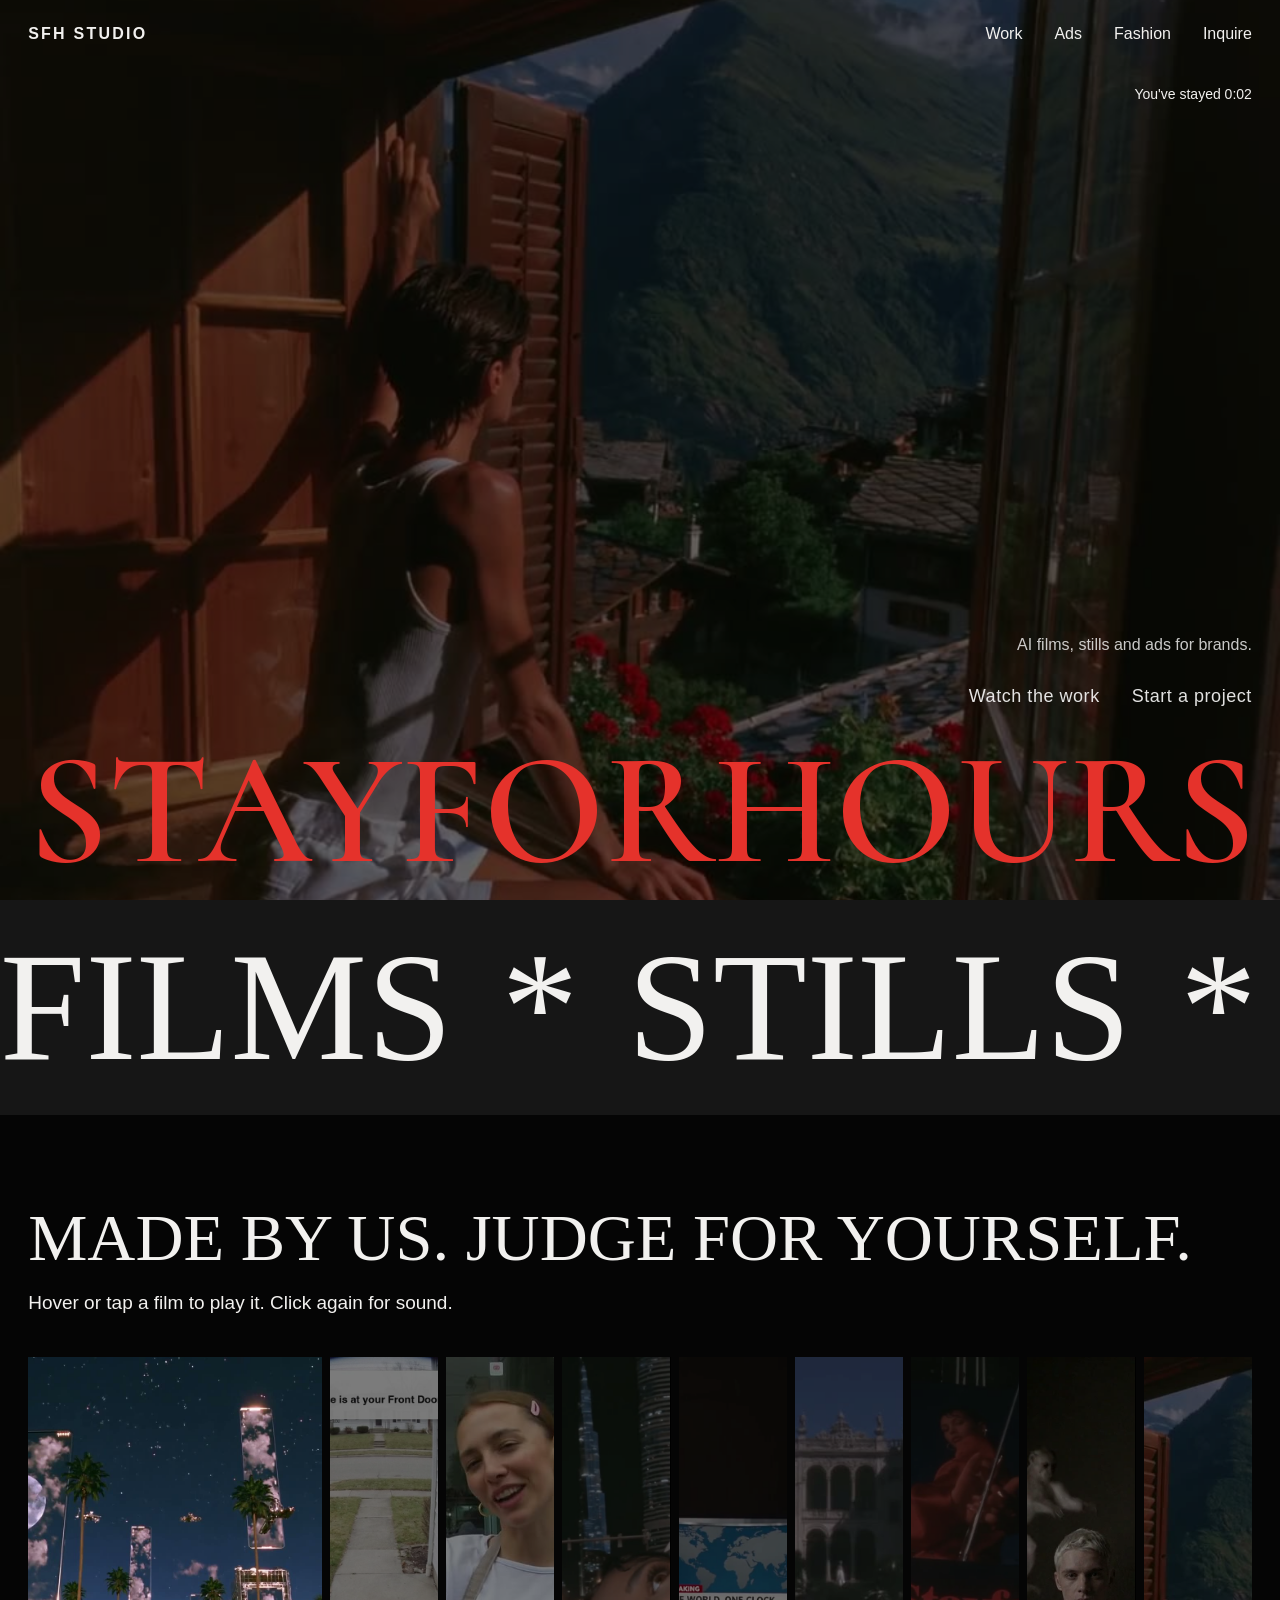
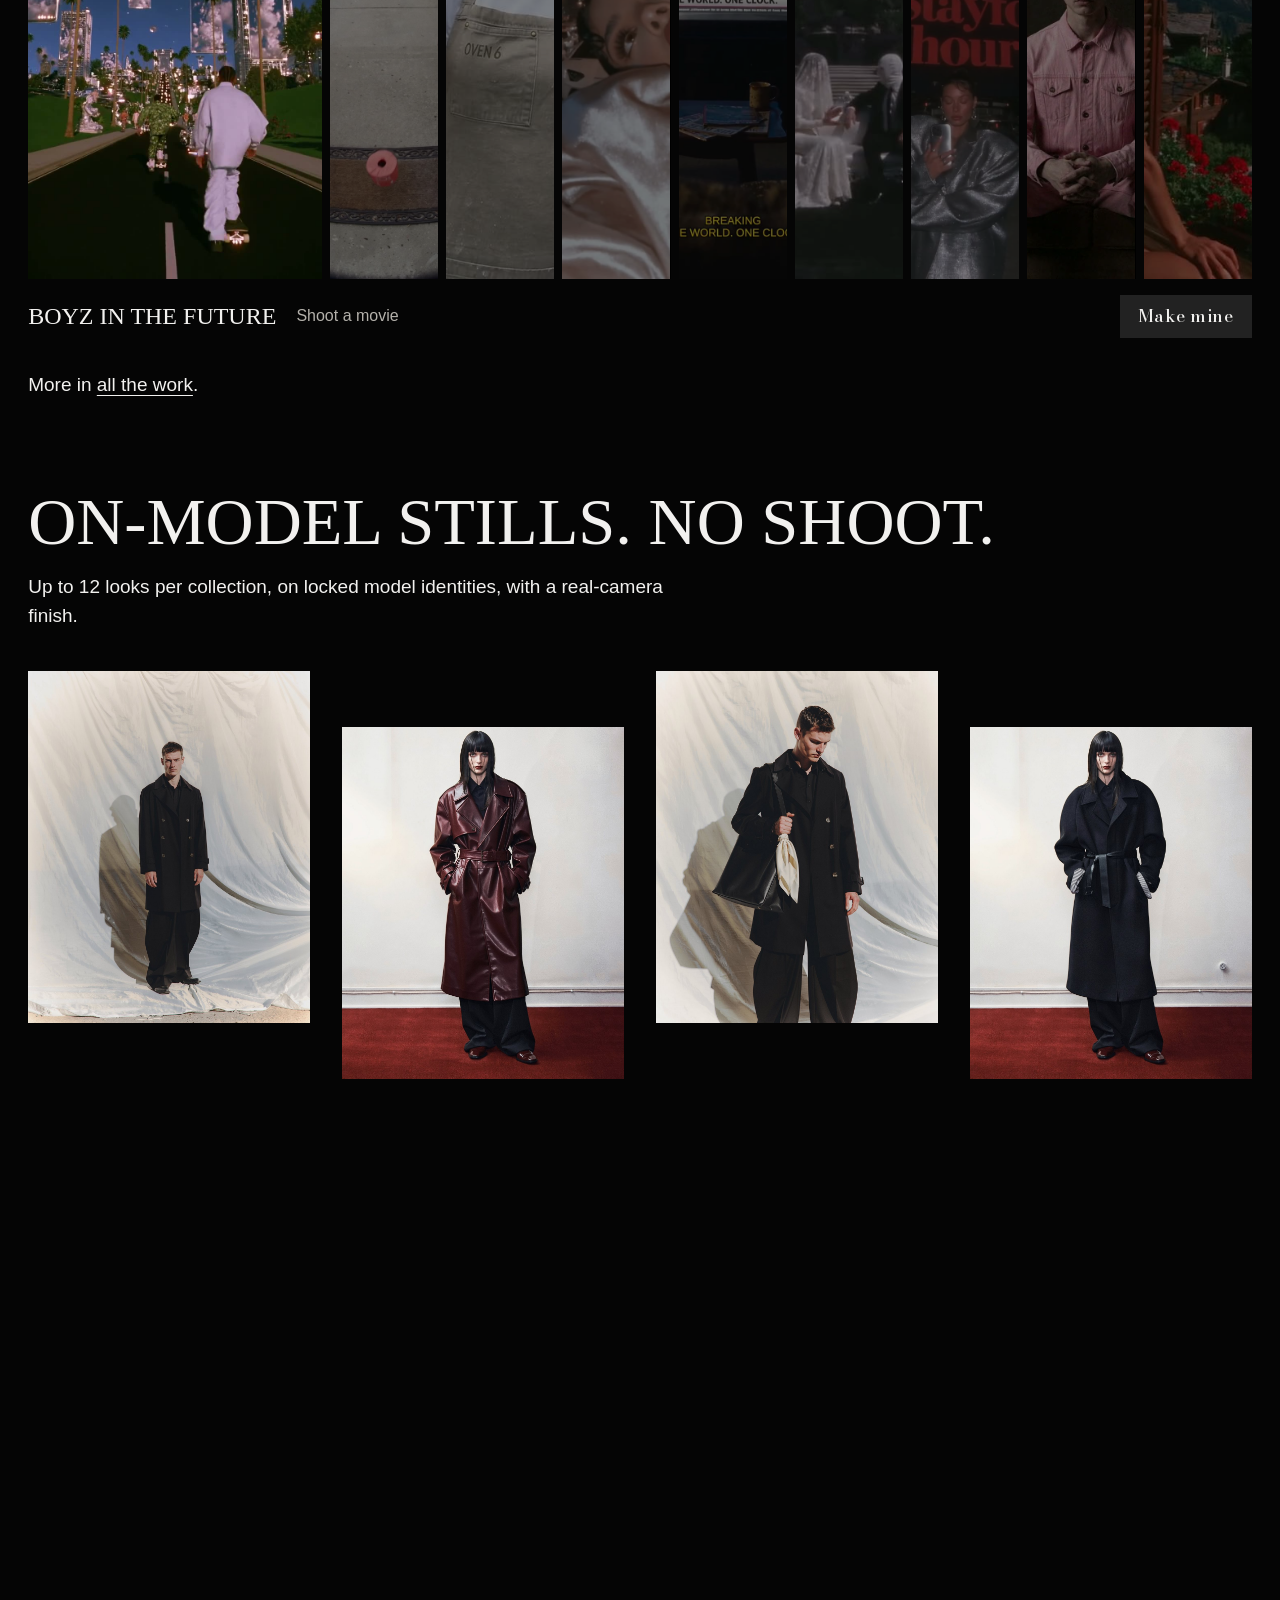
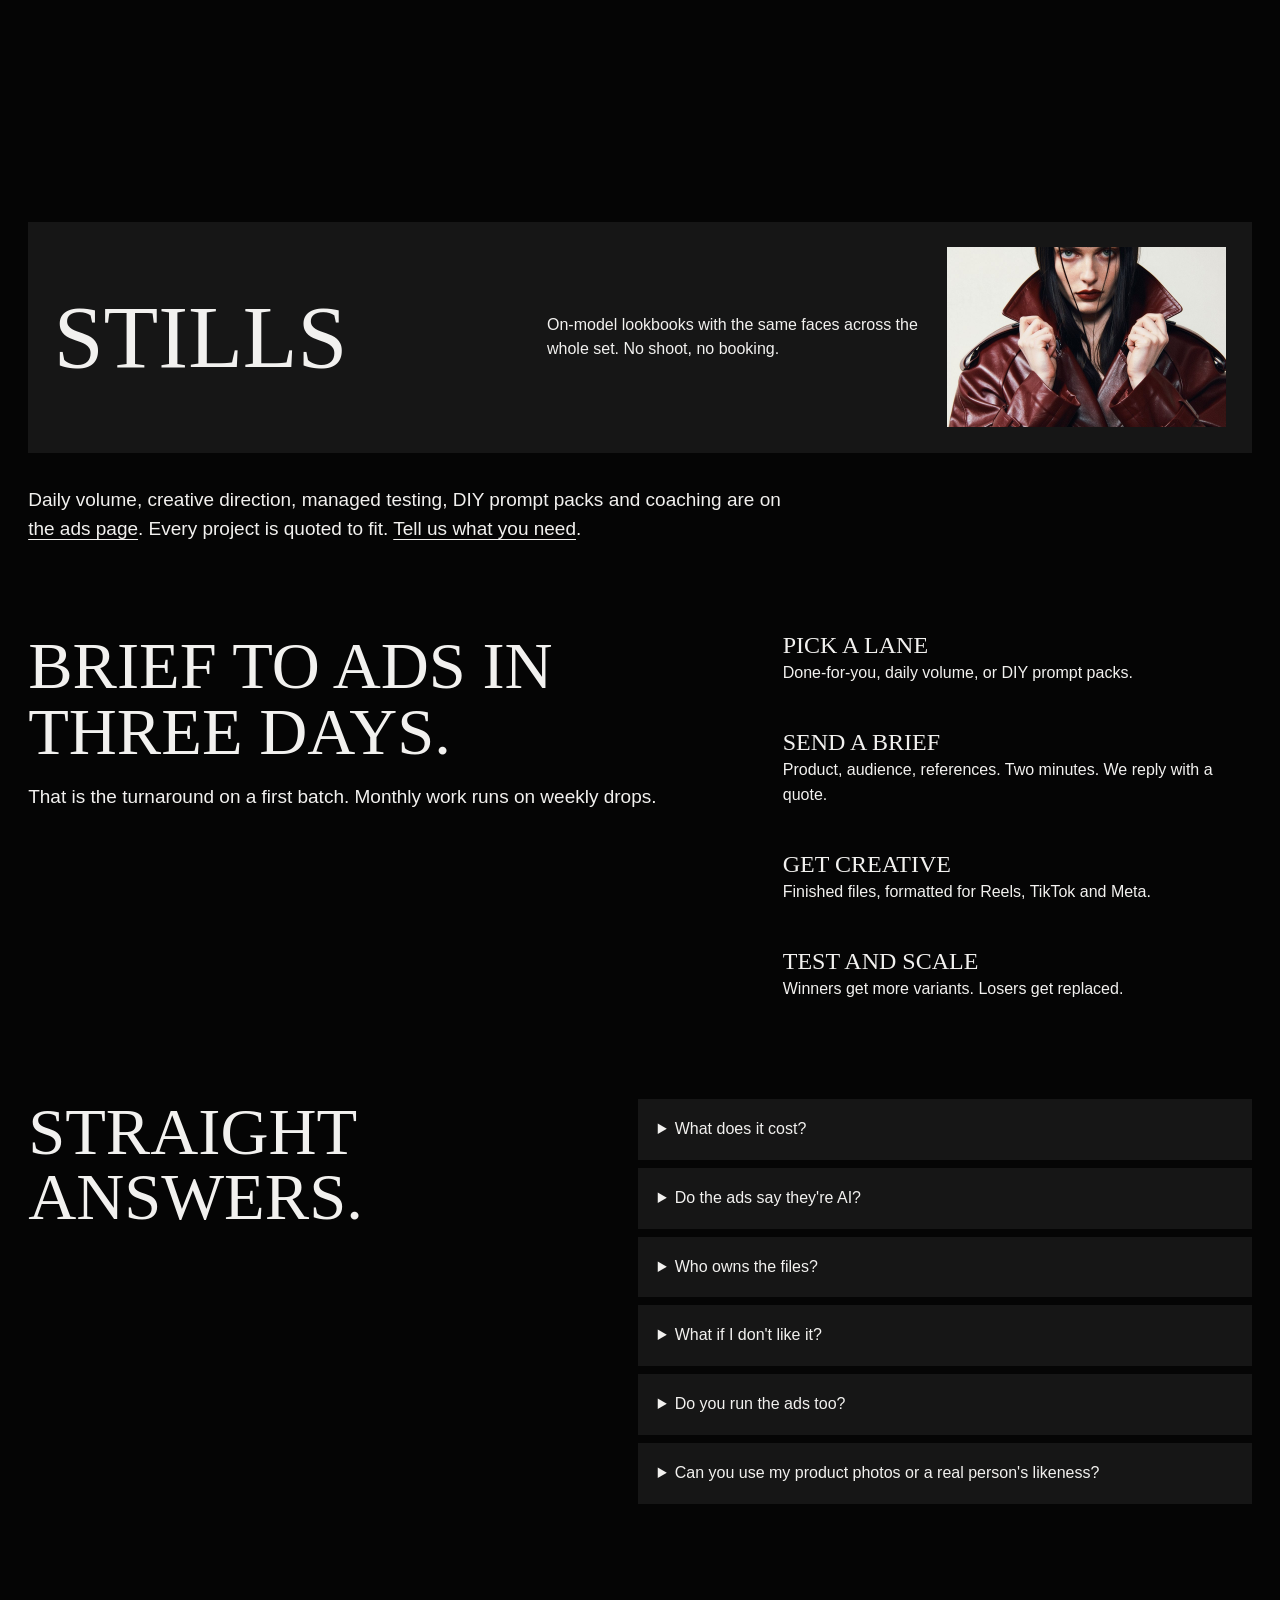
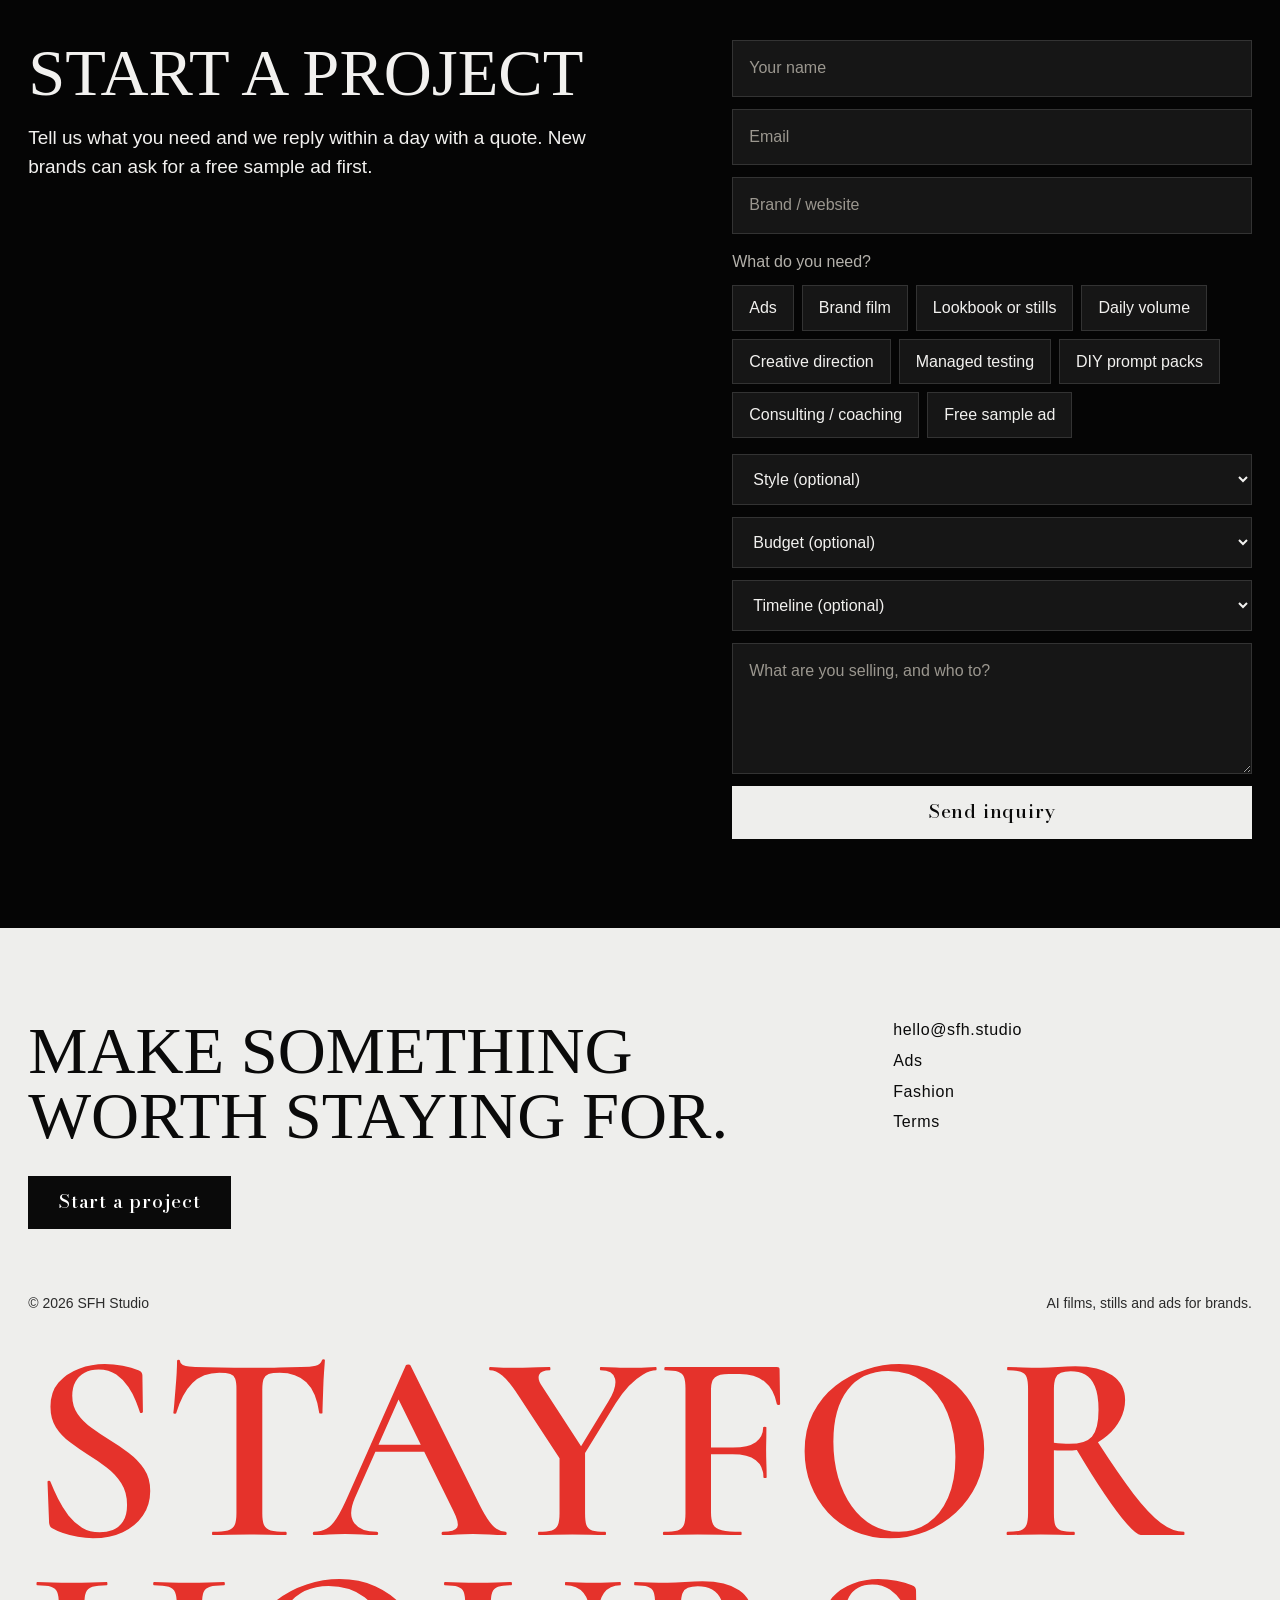
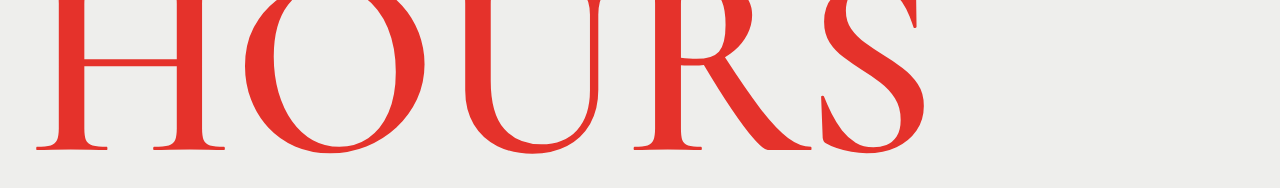
<file: index.html>
<!doctype html>
<html lang="en">
<head>
<meta charset="utf-8">
<meta name="viewport" content="width=device-width, initial-scale=1">
<title>SFH Studio</title>
<meta name="description" content="Visual storytelling for brands: films, stills and ads from SFH Studio.">
<link rel="icon" href="favicon.svg" type="image/svg+xml">
<meta property="og:type" content="website"><meta property="og:site_name" content="SFH Studio">
<meta property="og:title" content="SFH Studio"><meta property="og:description" content="AI films, stills and ads for brands from SFH Studio.">
<meta property="og:url" content="https://sfh.studio/"><meta property="og:image" content="https://sfh.studio/og.png?v=2">
<meta name="twitter:card" content="summary_large_image">
<link rel="stylesheet" href="style.css">
<script>document.documentElement.classList.add("js")</script>
</head>
<body>
<header class="hero">
<video class="bg" src="reels/alpine.mp4" poster="reels/alpine.jpg" autoplay muted loop playsinline preload="metadata"></video>
<div class="shade"></div>
<nav><a class="logo" href="#" data-brand>SFH Studio</a>
<div><a href="#work">Work</a><a href="ads.html">Ads</a><a href="fashion.html">Fashion</a><a href="#start">Inquire</a></div></nav>
<h1>Stayforhours</h1>
<div class="cta"><p class="what">AI films, stills and ads for brands.</p><div class="acts"><a class="btn ghost" href="#work">Watch the work</a><a class="btn ghost" href="#start">Start a project</a></div></div>
</header>

<div class="marquee" aria-hidden="true"><div><span class="mq"><span class="w"><b>Films</b><i>Stay</i></span><span>*</span><span class="w"><b>Stills</b><i>Stay</i></span><span>*</span><span class="w"><b>Ads</b><i>Stay</i></span><span>*</span></span><span class="mq"><span class="w"><b>Films</b><i>Stay</i></span><span>*</span><span class="w"><b>Stills</b><i>Stay</i></span><span>*</span><span class="w"><b>Ads</b><i>Stay</i></span><span>*</span></span><span class="mq"><span class="w"><b>Films</b><i>Stay</i></span><span>*</span><span class="w"><b>Stills</b><i>Stay</i></span><span>*</span><span class="w"><b>Ads</b><i>Stay</i></span><span>*</span></span><span class="mq"><span class="w"><b>Films</b><i>Stay</i></span><span>*</span><span class="w"><b>Stills</b><i>Stay</i></span><span>*</span><span class="w"><b>Ads</b><i>Stay</i></span><span>*</span></span></div></div>

<main>
<section id="work" class="work">
<div class="wrap">
<h2 class="rv">Made by us. Judge for yourself.</h2>
<p class="lede rv" style="--d:80ms">Hover or tap a film to play it. Click again for sound.</p>
<div class="reel-wrap rv" style="--d:120ms">
<div class="panels" id="reels"></div>
<div class="now"><b id="now-title"></b><span id="now-style"></span><button type="button" class="btn ghost pick-btn" id="now-pick">Make mine</button></div>
</div>
<p class="lede more rv">More in <a href="videos.html">all the work</a>.</p>
</div>
</section>

<section id="stills" class="stills">
<div class="wrap">
<h2 class="rv">On-model stills. No shoot.</h2>
<p class="lede rv" style="--d:80ms">Up to 12 looks per collection, on locked model identities, with a real-camera finish.</p>
<div class="strip">
<img class="rv" src="lookbook/look-02.jpg" width="1116" height="1400" loading="lazy" alt="Lookbook still, black double-breasted coat on white drape">
<img class="rv" style="--d:80ms" src="lookbook/look-01.jpg" width="1116" height="1400" loading="lazy" alt="Lookbook still, oxblood leather trench on a red carpet">
<img class="rv" style="--d:160ms" src="lookbook/look-04.jpg" width="1116" height="1400" loading="lazy" alt="Lookbook still, black coat with leather tote and silk scarf">
<img class="rv" style="--d:240ms" src="lookbook/look-06.jpg" width="1116" height="1400" loading="lazy" alt="Lookbook still, black belted wool coat">
</div>
<p class="lede more rv">The whole set is in <a href="fashion.html">the fashion lookbook</a>.</p>
</div>
</section>

<section id="offer" class="offer">
<div class="wrap">
<h2 class="rv">What we make.</h2>
<div class="offers">
<a class="offer-row rv" href="ads.html"><h3>Ads</h3><p>Video ads with phone-shot texture, real grain and real pacing. Hooks and variants built for testing on Reels, TikTok and Meta.</p><img src="reels/after-hours.jpg" width="540" height="960" loading="lazy" alt="Still from the Hours Later ad"></a>
<a class="offer-row rv" href="videos.html"><h3>Films</h3><p>Brand films and campaign shorts for a drop or a season. Scored, graded and finished.</p><img src="reels/castle.jpg" width="960" height="720" loading="lazy" alt="Still from the Castle film"></a>
<a class="offer-row rv" href="fashion.html"><h3>Stills</h3><p>On-model lookbooks with the same faces across the whole set. No shoot, no booking.</p><img src="lookbook/look-03.jpg" width="1116" height="1400" loading="lazy" alt="Lookbook still, close portrait in an oxblood leather trench"></a>
</div>
<p class="lede more rv">Daily volume, creative direction, managed testing, DIY prompt packs and coaching are on <a href="ads.html">the ads page</a>. Every project is quoted to fit. <a href="#start">Tell us what you need</a>.</p>
</div>
</section>

<section id="how" class="how">
<div class="wrap how-grid wide">
<div>
<h2 class="rv">Brief to ads in three days.</h2>
<p class="lede rv" style="--d:80ms">That is the turnaround on a first batch. Monthly work runs on weekly drops.</p>
</div>
<ol class="steps2">
<li class="rv"><b>Pick a lane</b><span>Done-for-you, daily volume, or DIY prompt packs.</span></li>
<li class="rv" style="--d:80ms"><b>Send a brief</b><span>Product, audience, references. Two minutes. We reply with a quote.</span></li>
<li class="rv" style="--d:160ms"><b>Get creative</b><span>Finished files, formatted for Reels, TikTok and Meta.</span></li>
<li class="rv" style="--d:240ms"><b>Test and scale</b><span>Winners get more variants. Losers get replaced.</span></li>
</ol>
</div>
</section>

<section id="faq" class="faq">
<div class="wrap how-grid">
<h2 class="rv">Straight answers.</h2>
<div>
<details class="rv"><summary>What does it cost?</summary><p>Every project is quoted to fit its scope. Tell us what you need and a budget range, and we reply with a fixed price before any work starts.</p></details>
<details class="rv"><summary>Do the ads say they're AI?</summary><p>We don't lead with it, and we're upfront if you ask. Platform AI-disclosure rules are your responsibility to apply when you publish; we'll tell you which ones apply to your placements.</p></details>
<details class="rv"><summary>Who owns the files?</summary><p>Once paid, you get organic use and 90 days of paid-social use. Longer paid use, exclusivity and full buyouts are add-ons. See the <a href="terms.html">terms</a>.</p></details>
<details class="rv"><summary>What if I don't like it?</summary><p>One revision round is included in every project. Daily volume includes ongoing direction changes.</p></details>
<details class="rv"><summary>Do you run the ads too?</summary><p>Optionally. Managed Testing launches and monitors your test inside your own ad account. You keep ownership of the account and pay the platform directly. We don't run ads through ours.</p></details>
<details class="rv"><summary>Can you use my product photos or a real person's likeness?</summary><p>Product photos, yes. We don't generate real people's likeness without written consent.</p></details>
</div>
</div>
</section>

<section id="start">
<div class="wrap start">
<div>
<h2 class="rv">Start a project</h2>
<p class="lede rv" style="--d:80ms">Tell us what you need and we reply within a day with a quote. New brands can ask for a free sample ad first.</p>
</div>
<form id="intake" class="rv" style="--d:140ms">
<input name="name" placeholder="Your name" aria-label="Your name" required>
<input name="email" type="email" placeholder="Email" aria-label="Email" required>
<input name="brand" placeholder="Brand / website" aria-label="Brand or website" required>
<fieldset class="chips"><legend>What do you need?</legend><label><input type="checkbox" name="interest" value="Ads"><span>Ads</span></label><label><input type="checkbox" name="interest" value="Brand film"><span>Brand film</span></label><label><input type="checkbox" name="interest" value="Lookbook or stills"><span>Lookbook or stills</span></label><label><input type="checkbox" name="interest" value="Daily volume"><span>Daily volume</span></label><label><input type="checkbox" name="interest" value="Creative direction"><span>Creative direction</span></label><label><input type="checkbox" name="interest" value="Managed testing"><span>Managed testing</span></label><label><input type="checkbox" name="interest" value="DIY prompt packs"><span>DIY prompt packs</span></label><label><input type="checkbox" name="interest" value="Consulting / coaching"><span>Consulting / coaching</span></label><label><input type="checkbox" name="interest" value="Free sample ad"><span>Free sample ad</span></label></fieldset>
<select name="style" aria-label="Style"><option value="">Style (optional)</option><option>Shoot a movie</option><option>UGC ad</option><option>Brand story</option><option>Your own billboard</option><option>Fantasy film</option><option>Cinematic commercial</option><option>Up-close talk</option></select>
<select name="budget" aria-label="Budget"><option value="">Budget (optional)</option><option>Under $500</option><option>$500 to $2,000</option><option>$2,000 to $5,000</option><option>$5,000 and up</option><option>Not sure yet</option></select>
<select name="timeline" aria-label="Timeline"><option value="">Timeline (optional)</option><option>This week</option><option>Within a month</option><option>One to three months</option><option>No deadline</option></select>
<textarea name="notes" rows="4" placeholder="What are you selling, and who to?" aria-label="What are you selling, and who to?"></textarea>
<button class="btn" type="submit">Send inquiry</button>
</form>
</div>
</section>
</main>

<footer>
<div class="f-top">
<div><h2>Make something worth staying for.</h2><a class="btn" href="#start">Start a project</a></div>
<div class="f-links"><span id="mail"></span><a href="ads.html">Ads</a><a href="fashion.html">Fashion</a><a href="terms.html">Terms</a></div>
</div>
<div class="f-legal"><span>© <span id="yr"></span> <span data-brand>SFH Studio</span></span><span>AI films, stills and ads for brands.</span></div>
<span class="f-name" aria-hidden="true">Stayfor<br>hours</span>
</footer>

<script src="contact.js"></script>
<script>
const SITE = {
  name: 'SFH Studio',
  email: CONTACT.email,
  formAction: CONTACT.formAction,
  reels: [
    {src:'reels/pink-house.mp4', poster:'reels/pink-house.jpg', label:'Boyz in the Future', ar:'9/16', style:'Shoot a movie'},
    {src:'clients/sos-rolls/doorbell.mp4', poster:'clients/sos-rolls/doorbell-poster.jpg', label:'Doorbell', ar:'9/16', style:'UGC ad', note:'Client work · SOS Rolls'},
    {src:'videos/oven-6.mp4', poster:'videos/oven-6.jpg', label:'Oven 6 (spec)', ar:'16/9', style:'Small business commercial'},
    {src:'reels/after-hours.mp4', poster:'reels/after-hours.jpg', label:'Hours Later', ar:'9/16', style:'UGC ad'},
    {src:'reels/timezones.mp4', poster:'reels/timezones.jpg', label:'The Day the World Abolished Time Zones', ar:'9/16', style:'Brand story'},
    {src:'reels/castle.mp4', poster:'reels/castle.jpg', label:'Castle film', ar:'4/3', style:'Fantasy film'},
    {src:'reels/billboard.mp4', poster:'reels/billboard.jpg', label:'Stay For Hours', ar:'9/16', style:'Your own billboard'},
    {src:'reels/reel-v1.mp4', poster:'reels/reel-v1.jpg', label:'Slow Burn', ar:'9/16', style:'Up-close talk'},
    {src:'reels/alpine.mp4', poster:'reels/alpine.jpg', label:'Alpine', ar:'4/3', style:'Cinematic commercial'}
  ]
};

const esc = s => String(s).replace(/[&<>"]/g, c => ({'&':'&amp;','<':'&lt;','>':'&gt;','"':'&quot;'}[c]));
const panels = document.getElementById('reels'), nowT = document.getElementById('now-title'), nowS = document.getElementById('now-style'), nowB = document.getElementById('now-pick');
panels.innerHTML = SITE.reels.map(r => `<figure class="panel" tabindex="0" aria-label="${esc(r.label)}" style="--ar:${r.ar.split('/').reduce((w, h) => w / h)};--r:${esc(r.ar)}"><video src="${esc(r.src)}" poster="${esc(r.poster||'')}" muted loop playsinline preload="none"></video></figure>`).join('');
const pv = [...panels.children];
let cur = -1;
// Cloudflare static assets ignore Range requests, so streamed video can't be scrubbed (worst on phones). Loading each file as a blob on first open makes seeking work.
async function load(v) {
  if (v.dataset.blob) return; v.dataset.blob = '1';
  try { const blob = await (await fetch(v.getAttribute('src'))).blob(); const t = v.currentTime, playing = !v.paused; v.src = URL.createObjectURL(blob); if (t) v.currentTime = t; if (playing) v.play().catch(() => {}); } catch (_) {}
}
function openFilm(i, play = true) {
  if (i === cur) return; cur = i;
  pv.forEach((p, j) => { const v = p.querySelector('video'); p.classList.toggle('active', j === i); if (j !== i) { v.pause(); v.controls = false; v.muted = true; } });
  const r = SITE.reels[i], v = pv[i].querySelector('video');
  nowT.textContent = r.label; nowS.textContent = r.note || r.style; nowB.dataset.style = r.style;
  if (play) { load(v); v.play().catch(() => {}); }
}
let hov;
pv.forEach((p, i) => {
  p.addEventListener('mouseenter', () => { clearTimeout(hov); hov = setTimeout(() => openFilm(i), 90); });
  p.addEventListener('mouseleave', () => clearTimeout(hov));
  p.addEventListener('focus', () => openFilm(i));
  p.addEventListener('click', () => {
    if (cur !== i) { openFilm(i); return; }
    const v = p.querySelector('video'); v.muted = false; v.controls = true; v.play().catch(() => {});
  });
});
openFilm(0, false);
// Phone layout is a side-scroller, so the caption follows whichever film is swiped into view.
if (matchMedia('(max-width:900px)').matches) {
  const sio = new IntersectionObserver(es => es.forEach(e => { if (e.isIntersecting) openFilm(pv.indexOf(e.target), false); }), {root: panels, threshold: 0.6});
  pv.forEach(p => sio.observe(p));
}

function pick(style) {
  const f = document.getElementById('intake');
  f.elements.style.value = style;
  document.getElementById('start').scrollIntoView({behavior:'smooth'});
  setTimeout(() => f.elements.name.focus({preventScroll:true}), 500);
}
nowB.addEventListener('click', () => pick(nowB.dataset.style));

document.title = SITE.name;
document.querySelectorAll('[data-brand]').forEach(e => e.textContent = SITE.name);
document.getElementById('yr').textContent = new Date().getFullYear();
document.getElementById('mail').textContent = SITE.email;

// one red STAY at a time, on a word that is on screen
if (!matchMedia('(prefers-reduced-motion: reduce)').matches) {
  const stays = [...document.querySelectorAll('.mq i')];
  let last = null;
  setInterval(() => {
    const pool = stays.filter(i => { const r = i.parentElement.getBoundingClientRect(), mid = r.left + r.width / 2; return i !== last && mid > innerWidth * .1 && mid < innerWidth * .9; });
    if (!pool.length) return;
    const el = pool[Math.floor(Math.random() * pool.length)];
    el.classList.add('on'); last = el;
    setTimeout(() => el.classList.remove('on'), 1800);
  }, 3200);
}

// entrances: reveal each part once as it scrolls in
const rio = new IntersectionObserver(es => es.forEach(e => { if (e.isIntersecting) { e.target.classList.add('in'); rio.unobserve(e.target); } }), {rootMargin:'0px 0px -8% 0px'});
document.querySelectorAll('.rv').forEach(el => rio.observe(el));

// the name as a clock: how long you've stayed
const stay = document.createElement('p'); stay.className = 'stay';
document.querySelector('.hero').appendChild(stay);
const t0 = Date.now();
(function tick(){ const s = Math.floor((Date.now()-t0)/1000); stay.textContent = `You've stayed ${Math.floor(s/60)}:${String(s%60).padStart(2,'0')}`; setTimeout(tick, 1000); })();

document.getElementById('intake').addEventListener('submit', e => {
  e.preventDefault();
  const needs = new FormData(e.target).getAll('interest');
  CONTACT.submit(e.target, 'New inquiry: ' + (needs.join(', ') || 'General'));
});
</script>
</body>
</html>
</file>
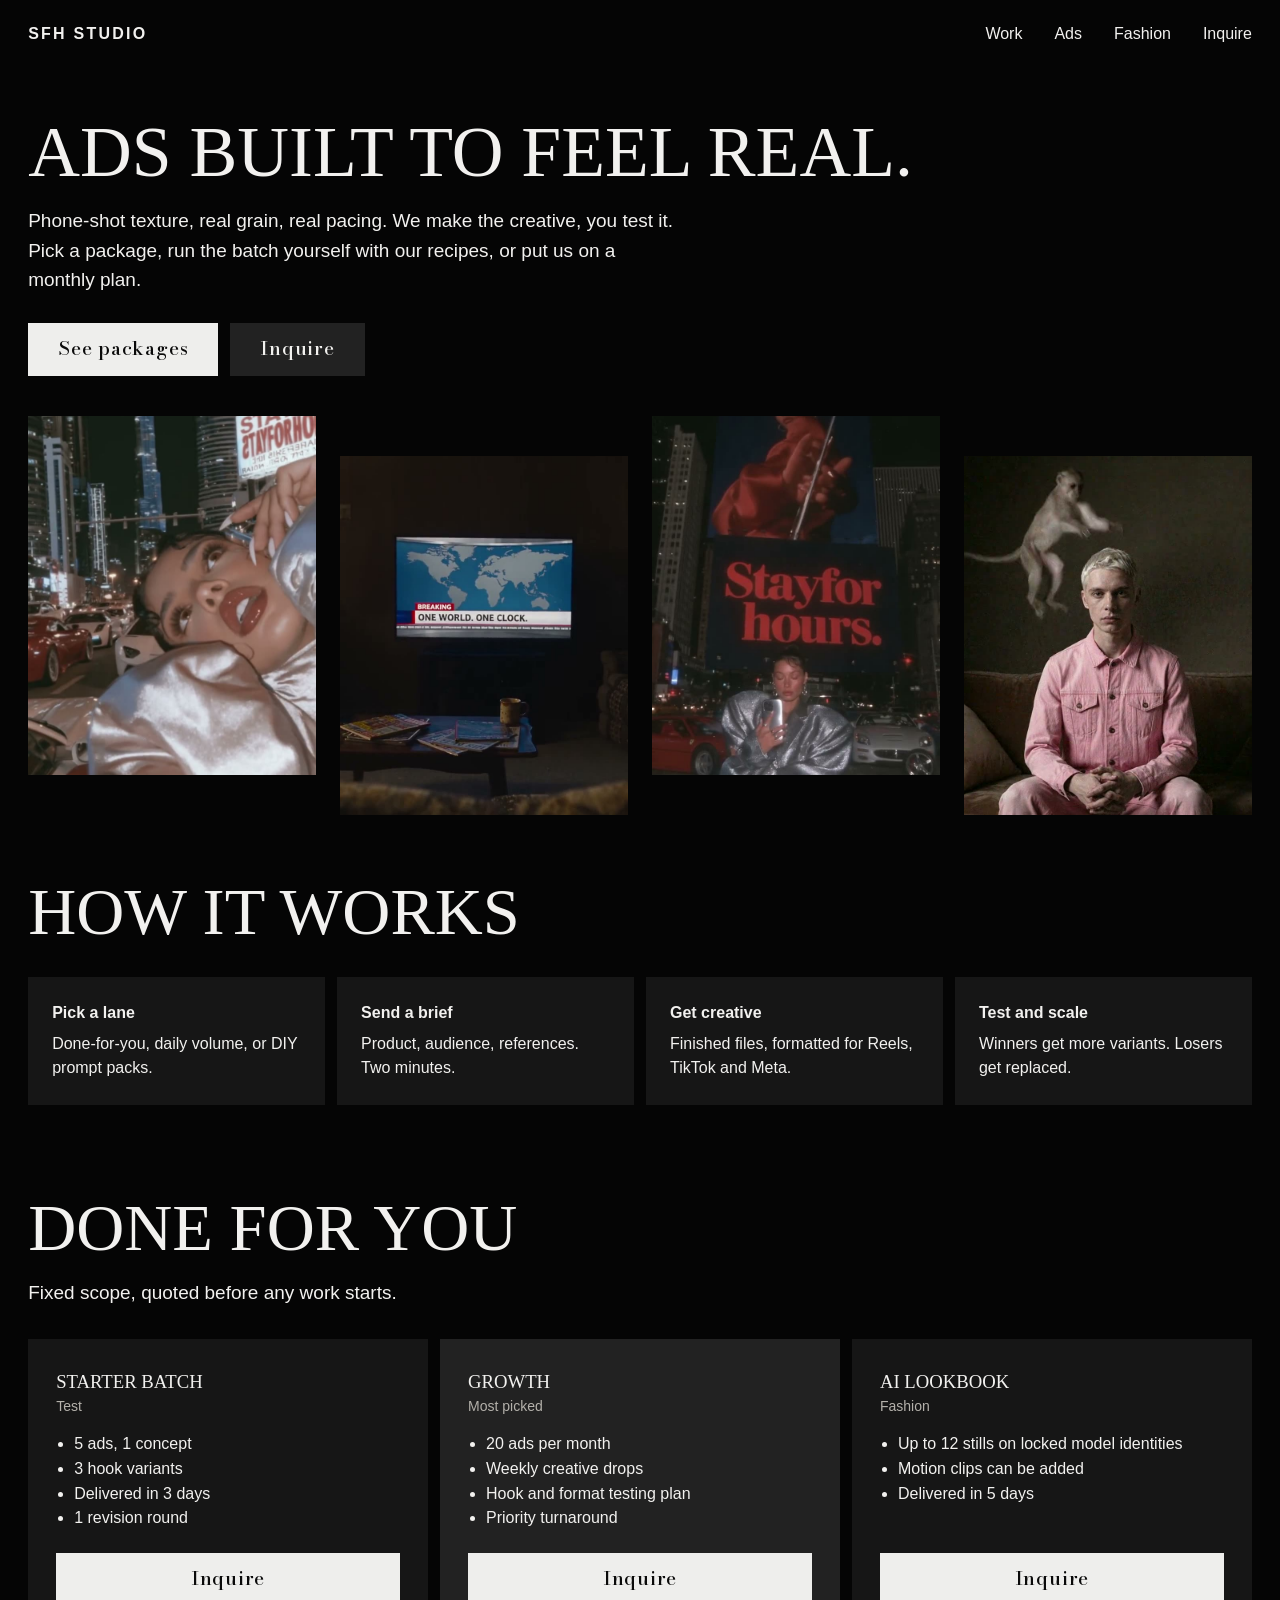
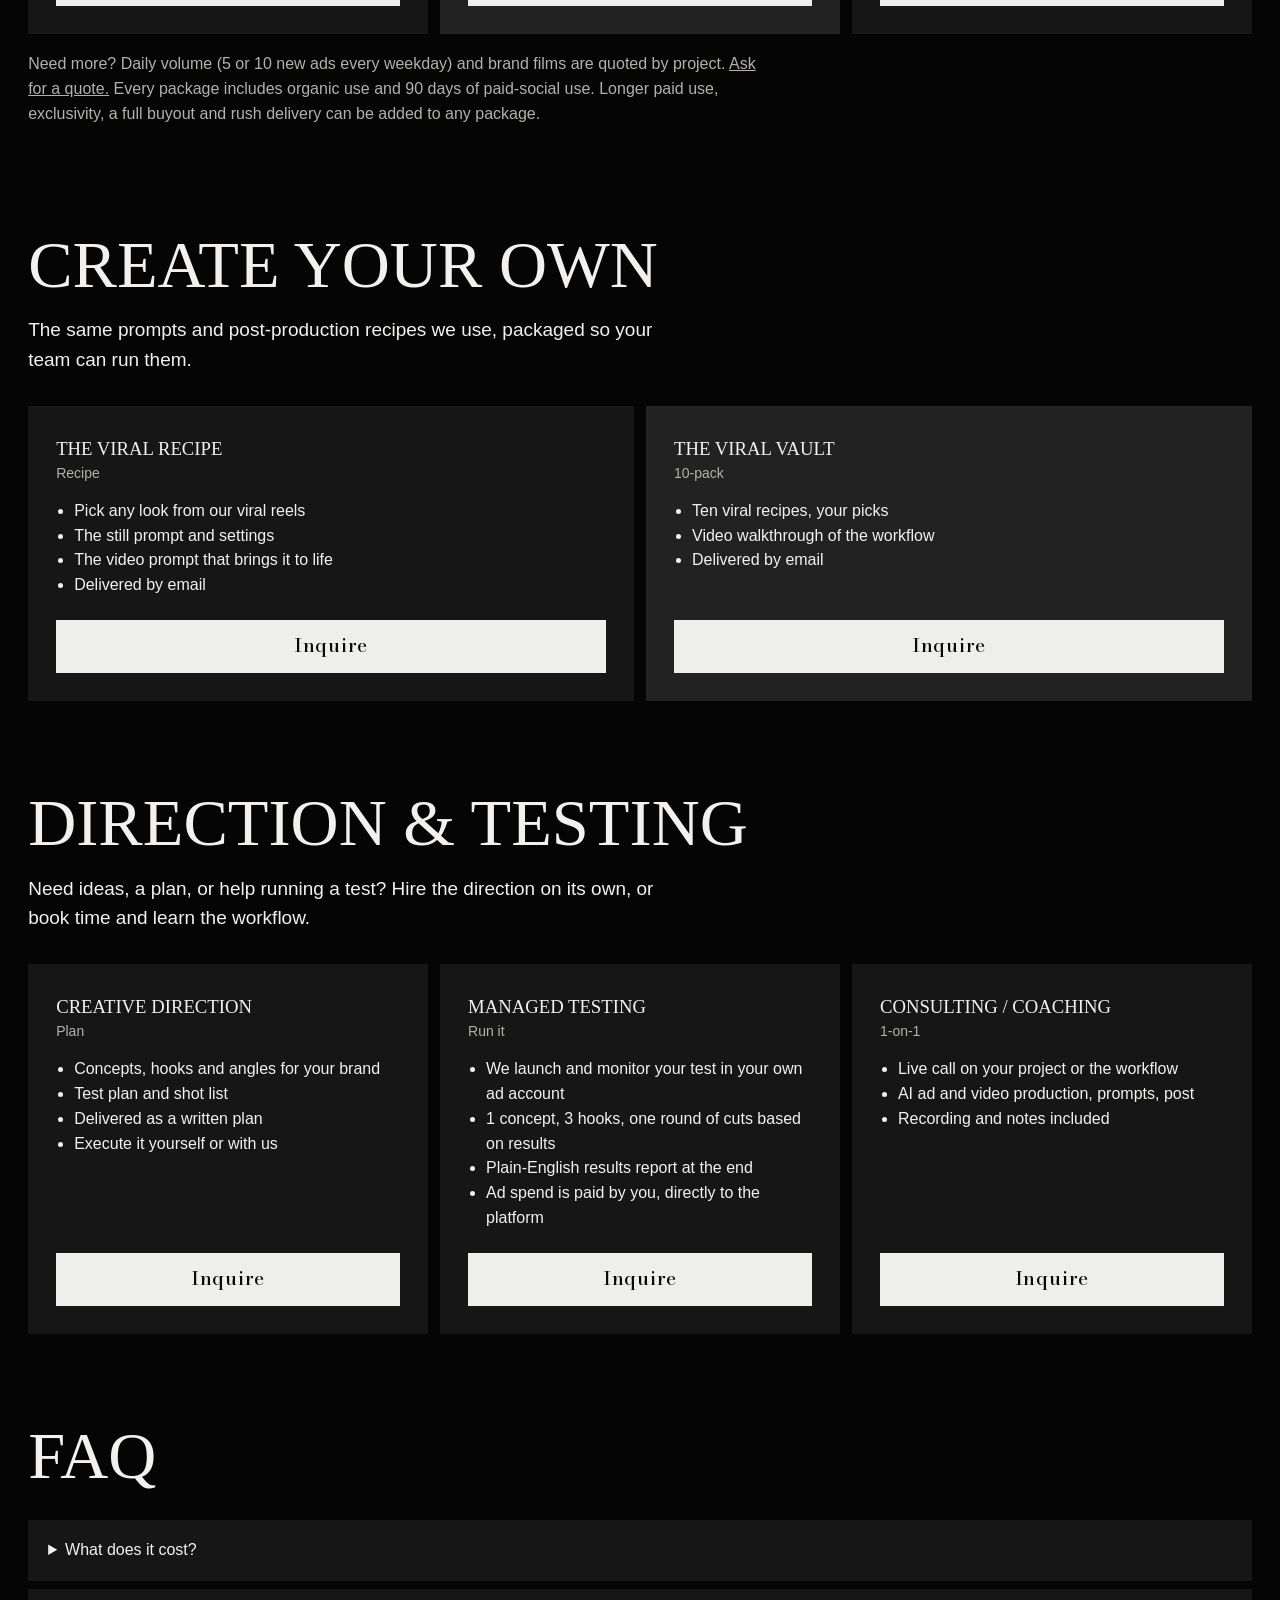
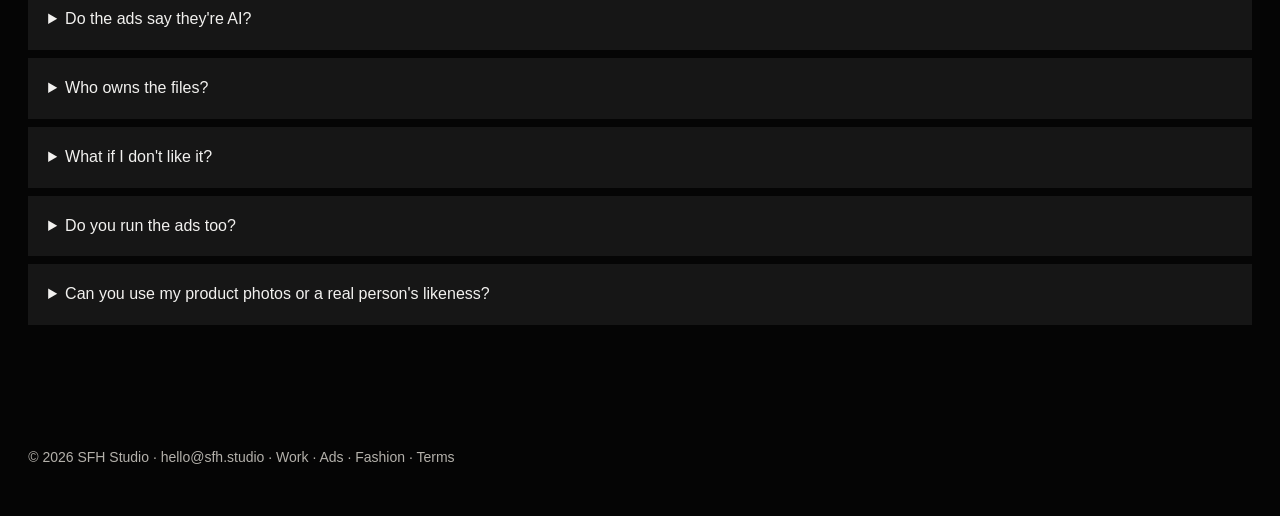
<file: ads.html>
<!doctype html>
<html lang="en">
<head>
<meta charset="utf-8">
<meta name="viewport" content="width=device-width, initial-scale=1">
<title>Ads · SFH Studio</title>
<meta name="description" content="AI video ad packages, daily-volume retainers, creative direction and DIY recipe packs from SFH Studio.">
<link rel="icon" href="favicon.svg" type="image/svg+xml">
<meta property="og:type" content="website"><meta property="og:site_name" content="SFH Studio">
<meta property="og:title" content="Ads · SFH Studio"><meta property="og:description" content="AI video ad packages, daily-volume retainers, creative direction and DIY recipe packs from SFH Studio.">
<meta property="og:url" content="https://sfh.studio/ads.html"><meta property="og:image" content="https://sfh.studio/og.png?v=2">
<meta name="twitter:card" content="summary_large_image">
<link rel="stylesheet" href="style.css">
<script>document.documentElement.classList.add("js")</script>
</head>
<body>
<div class="wrap">
<nav class="subnav"><a class="logo" href="index.html">SFH Studio</a>
<div><a href="index.html#work">Work</a><a href="ads.html">Ads</a><a href="fashion.html">Fashion</a><a href="index.html#start">Inquire</a></div></nav>

<header>
<h1 class="page-title">Ads built to feel real.</h1>
<p class="lede">Phone-shot texture, real grain, real pacing. We make the creative, you test it. Pick a package, run the batch yourself with our recipes, or put us on a monthly plan.</p>
<div class="row"><a class="btn" href="#packages">See packages</a><a class="btn ghost" href="index.html#start">Inquire</a></div>
<div class="posters four"><img src="reels/after-hours.jpg" width="540" height="960" loading="lazy" alt="Still from the Hours Later ad"><img src="reels/timezones.jpg" width="540" height="960" loading="lazy" alt="Still from The Day the World Abolished Time Zones"><img src="reels/billboard.jpg" width="540" height="960" loading="lazy" alt="Still from the Stay For Hours billboard film"><img src="reels/reel-v1.jpg" width="540" height="960" loading="lazy" alt="Still from the Slow Burn film"></div>
</header>

<section id="how">
<h2>How it works</h2>
<div class="steps">
<div><strong>Pick a lane</strong><p>Done-for-you, daily volume, or DIY prompt packs.</p></div>
<div><strong>Send a brief</strong><p>Product, audience, references. Two minutes.</p></div>
<div><strong>Get creative</strong><p>Finished files, formatted for Reels, TikTok and Meta.</p></div>
<div><strong>Test and scale</strong><p>Winners get more variants. Losers get replaced.</p></div>
</div>
</section>

<section id="packages">
<h2>Done for you</h2>
<p class="lede">Fixed scope, quoted before any work starts.</p>
<div class="grid" id="dfy"></div>
<p class="fine">Need more? Daily volume (5 or 10 new ads every weekday) and brand films are quoted by project. <a href="index.html#start" style="color:inherit">Ask for a quote.</a> Every package includes organic use and 90 days of paid-social use. Longer paid use, exclusivity, a full buyout and rush delivery can be added to any package.</p>
</section>

<section id="diy">
<h2>Create your own</h2>
<p class="lede">The same prompts and post-production recipes we use, packaged so your team can run them.</p>
<div class="grid" id="diyg"></div>
</section>

<section id="direction">
<h2>Direction &amp; testing</h2>
<p class="lede">Need ideas, a plan, or help running a test? Hire the direction on its own, or book time and learn the workflow.</p>
<div class="grid" id="dir"></div>
</section>

<section id="faq">
<h2>FAQ</h2>
<details><summary>What does it cost?</summary><p>Every project is quoted to fit its scope. Tell us what you need and a budget range, and we reply with a fixed price before any work starts.</p></details>
<details><summary>Do the ads say they're AI?</summary><p>We don't lead with it, and we're upfront if you ask. Platform AI-disclosure rules are your responsibility to apply when you publish; we'll tell you which ones apply to your placements.</p></details>
<details><summary>Who owns the files?</summary><p>Once paid, you get organic use and 90 days of paid-social use. Longer paid use, exclusivity and full buyouts are add-ons. See the <a href="terms.html">terms</a>.</p></details>
<details><summary>What if I don't like it?</summary><p>One revision round is included in every project. Daily volume includes ongoing direction changes.</p></details>
<details><summary>Do you run the ads too?</summary><p>Optionally. Managed Testing launches and monitors your test inside your own ad account. You keep ownership of the account and pay the platform directly. We don't run ads through ours.</p></details>
<details><summary>Can you use my product photos or a real person's likeness?</summary><p>Product photos, yes. We don't generate real people's likeness without written consent.</p></details>
</section>

<footer>© <span id="yr"></span> SFH Studio · <span id="mail"></span> · <a href="index.html#work">Work</a> · <a href="ads.html">Ads</a> · <a href="fashion.html">Fashion</a> · <a href="terms.html">Terms</a></footer>
</div>

<script src="contact.js"></script>
<script>
// Packages live here. Prices are quoted per inquiry, so none are listed.
const SITE = {
  name: 'SFH Studio',
  email: CONTACT.email,
  formAction: CONTACT.formAction,
  dfy: [
    {tag:'Test', title:'Starter Batch', items:['5 ads, 1 concept','3 hook variants','Delivered in 3 days','1 revision round']},
    {tag:'Most picked', feat:true, title:'Growth', items:['20 ads per month','Weekly creative drops','Hook and format testing plan','Priority turnaround']},
    {tag:'Fashion', title:'AI Lookbook', items:['Up to 12 stills on locked model identities','Motion clips can be added','Delivered in 5 days']}
  ],
  diy: [
    {tag:'Recipe', title:'The Viral Recipe', items:['Pick any look from our viral reels','The still prompt and settings','The video prompt that brings it to life','Delivered by email']},
    {tag:'10-pack', feat:true, title:'The Viral Vault', items:['Ten viral recipes, your picks','Video walkthrough of the workflow','Delivered by email']}
  ],
  dir: [
    {tag:'Plan', title:'Creative Direction', items:['Concepts, hooks and angles for your brand','Test plan and shot list','Delivered as a written plan','Execute it yourself or with us']},
    {tag:'Run it', title:'Managed Testing', items:['We launch and monitor your test in your own ad account','1 concept, 3 hooks, one round of cuts based on results','Plain-English results report at the end','Ad spend is paid by you, directly to the platform']},
    {tag:'1-on-1', title:'Consulting / Coaching', items:['Live call on your project or the workflow','AI ad and video production, prompts, post','Recording and notes included']}
  ]
};

const esc = s => String(s).replace(/[&<>"]/g, c => ({'&':'&amp;','<':'&lt;','>':'&gt;','"':'&quot;'}[c]));
const card = p => `<div class="card${p.feat?' feat':''}"><h3 style="margin:0">${esc(p.title)}</h3>
<div class="tag">${esc(p.tag)}</div>
<ul>${p.items.map(i=>`<li>${esc(i)}</li>`).join('')}</ul>
<a class="btn" href="index.html#start">Inquire</a></div>`;
const fill = (id, list) => document.getElementById(id).innerHTML = list.map(card).join('');
fill('dfy', SITE.dfy); fill('diyg', SITE.diy); fill('dir', SITE.dir);

document.getElementById('yr').textContent = new Date().getFullYear();
document.getElementById('mail').textContent = CONTACT.email;
</script>
<script src="site.js"></script>
</body>
</html>
</file>
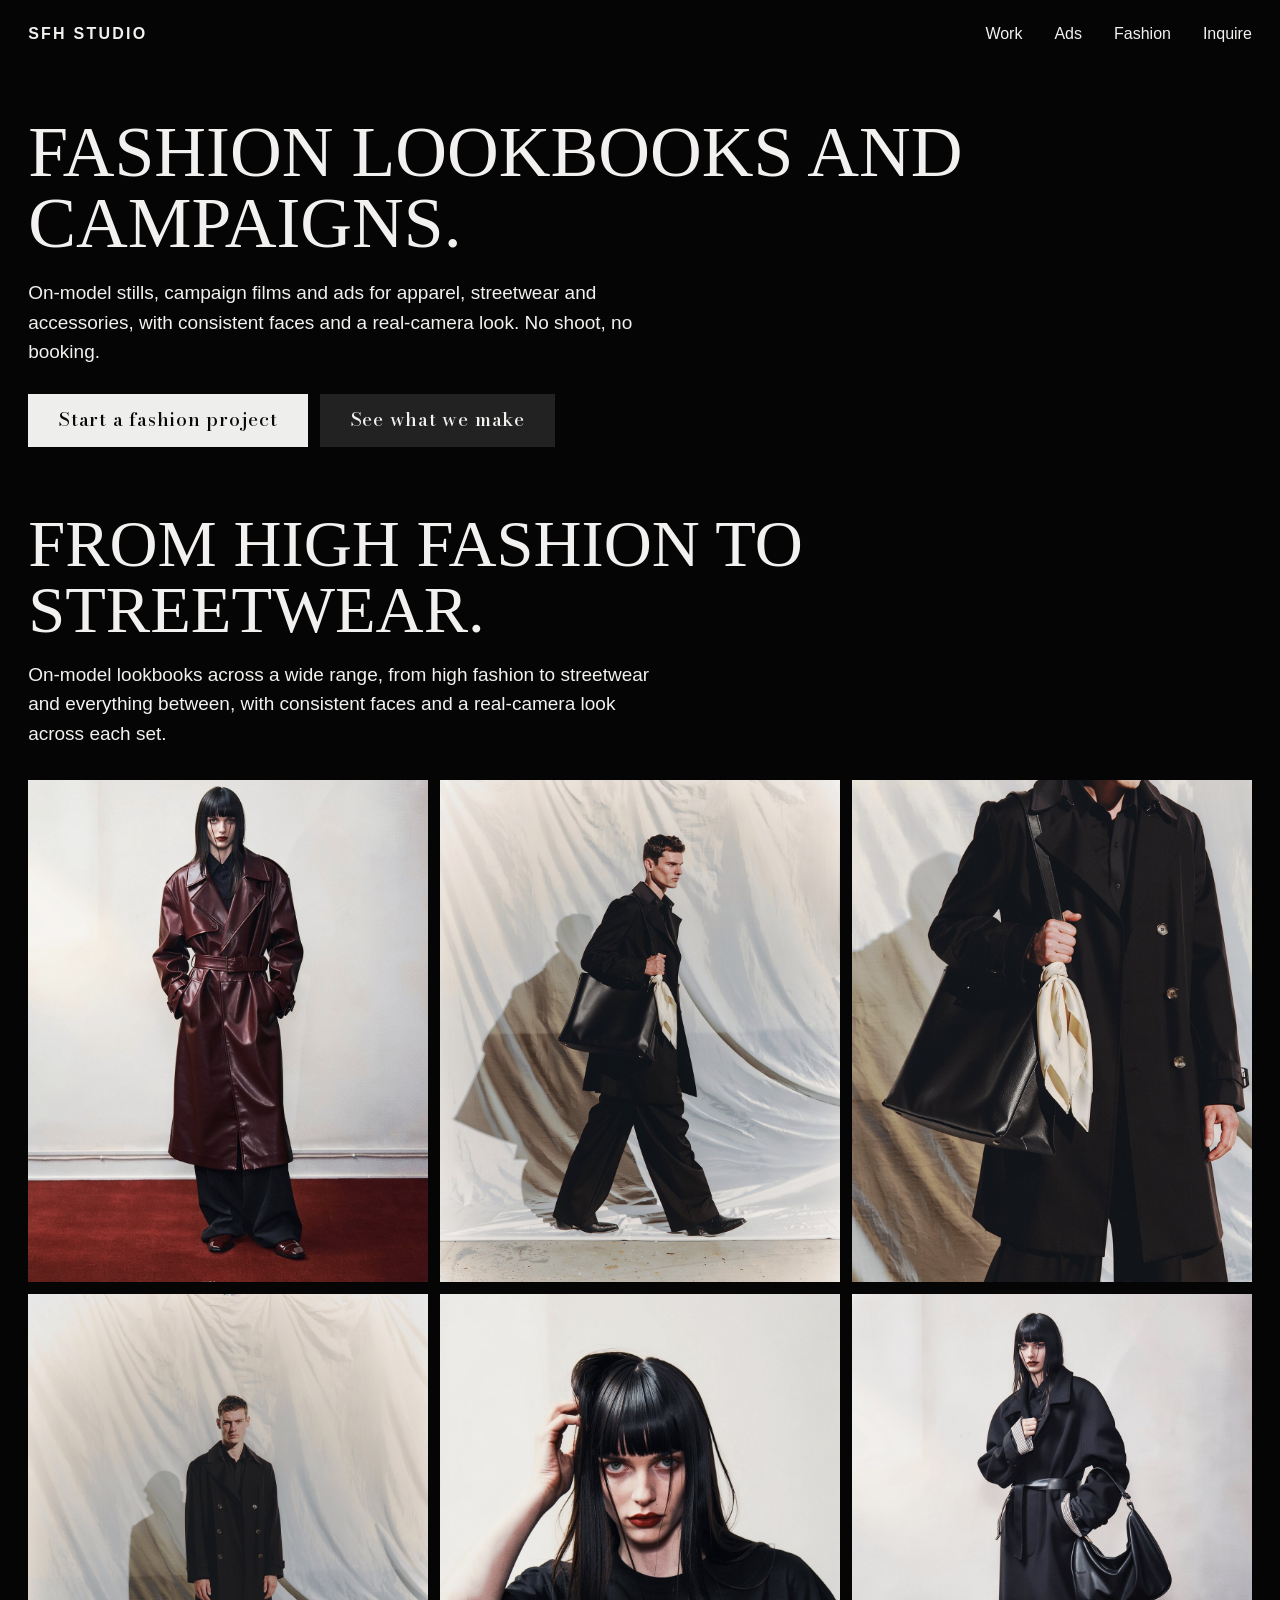
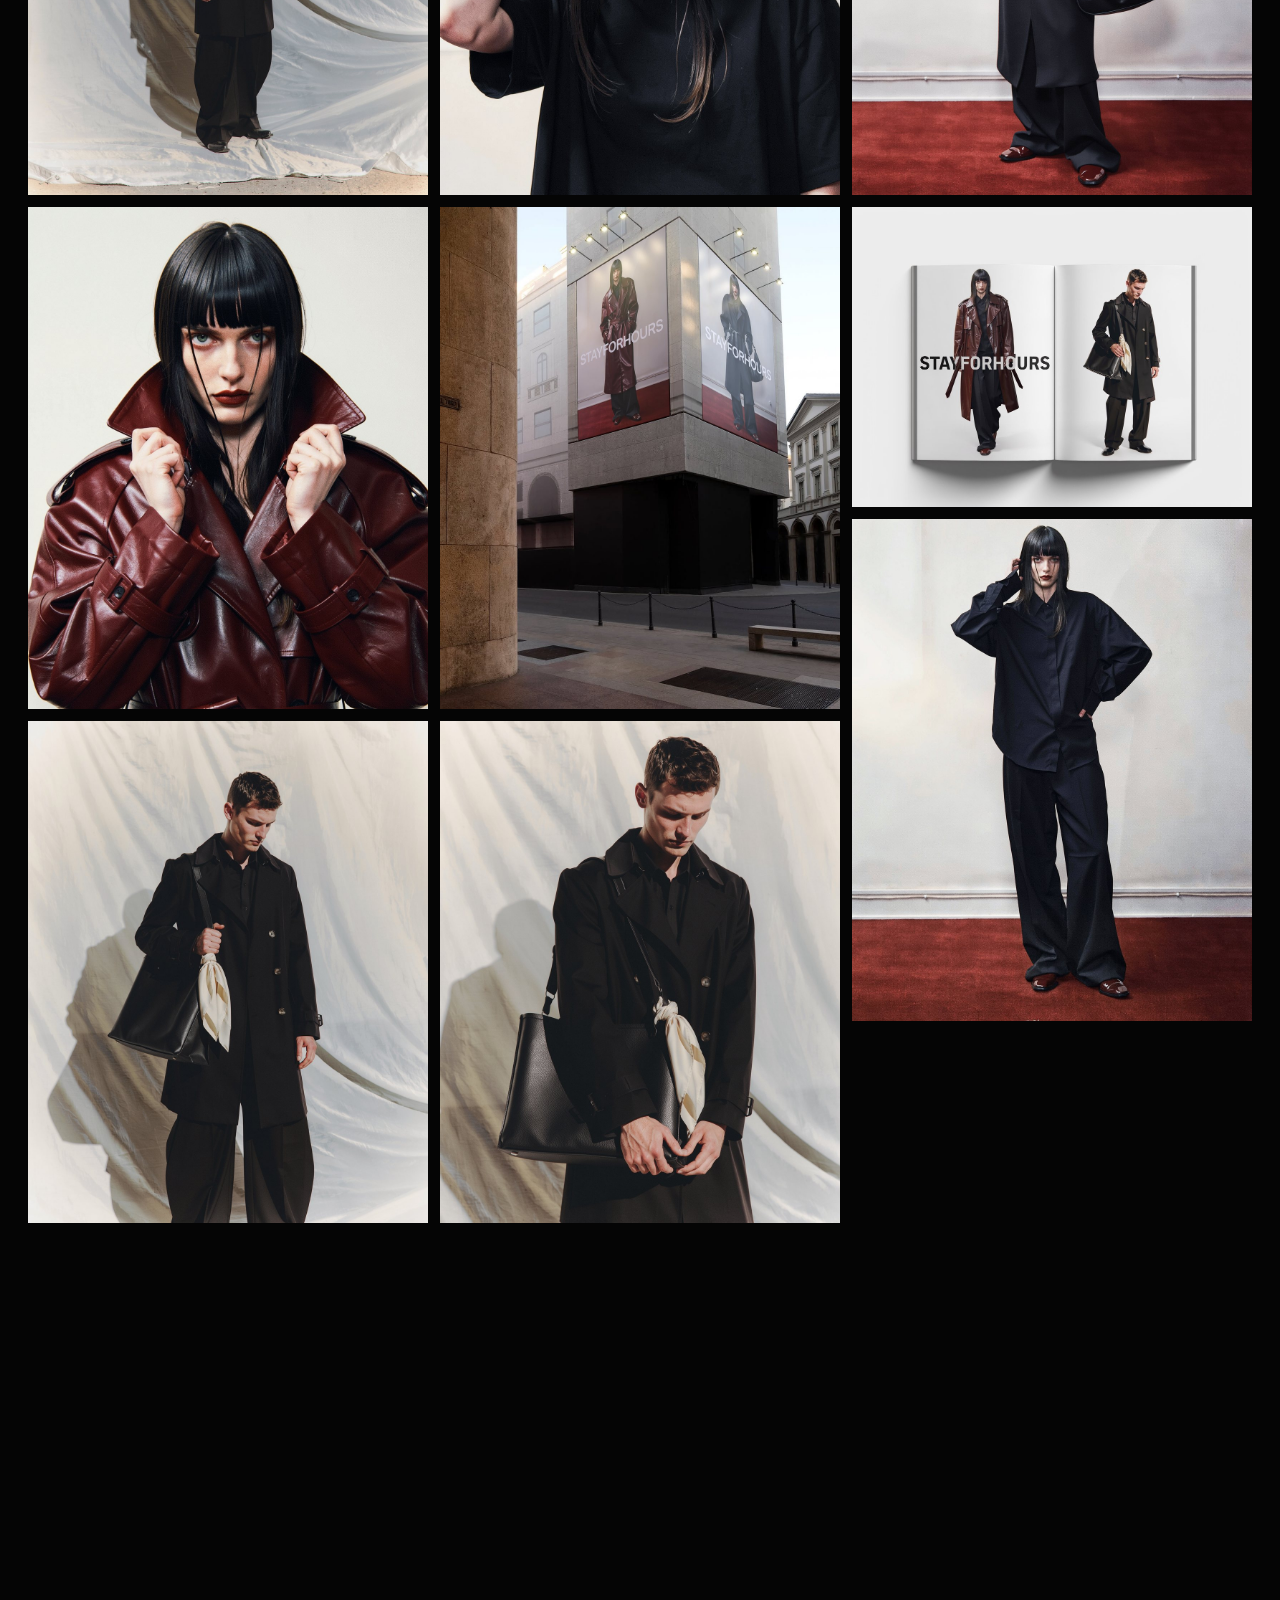
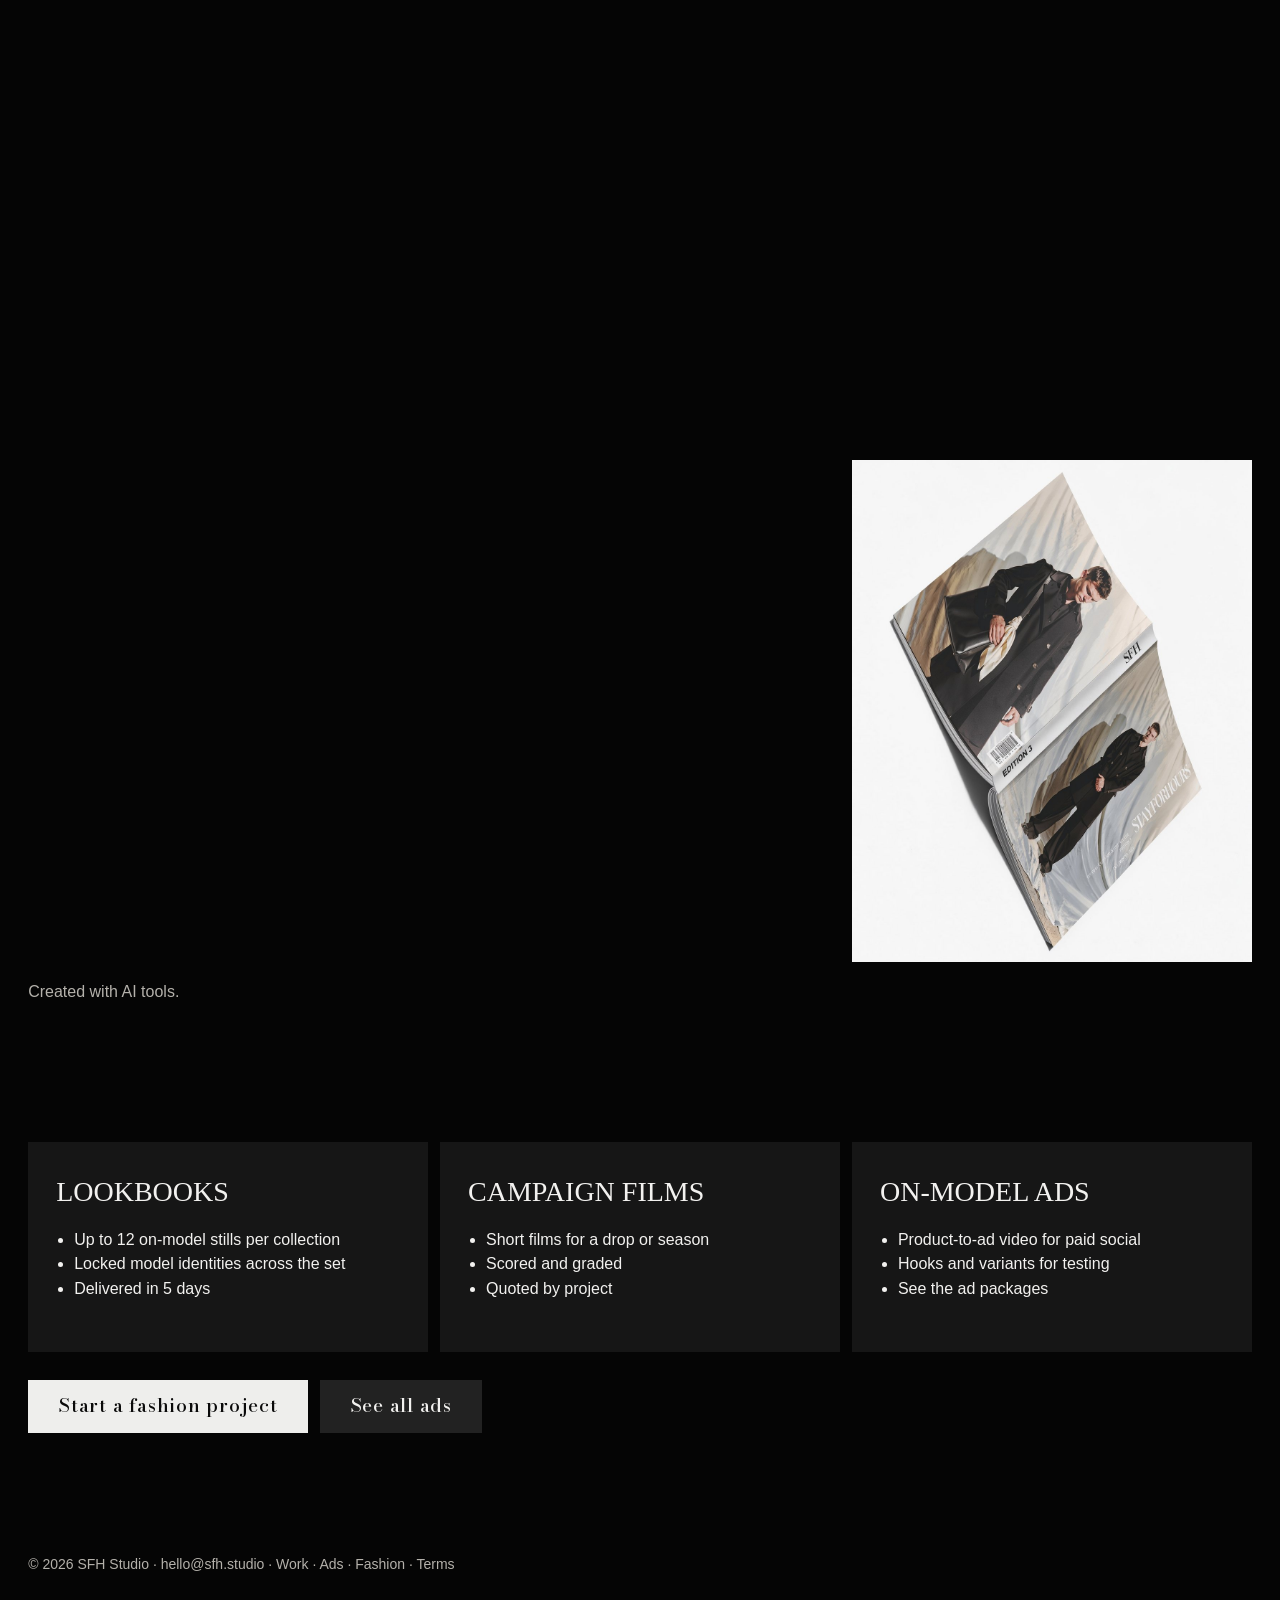
<file: fashion.html>
<!doctype html>
<html lang="en">
<head>
<meta charset="utf-8">
<meta name="viewport" content="width=device-width, initial-scale=1">
<title>Fashion · SFH Studio</title>
<meta name="description" content="AI lookbooks, campaign films and on-model ads for fashion brands.">
<link rel="icon" href="favicon.svg" type="image/svg+xml">
<meta property="og:type" content="website"><meta property="og:site_name" content="SFH Studio">
<meta property="og:title" content="Fashion · SFH Studio"><meta property="og:description" content="AI lookbooks, campaign films and on-model ads for fashion brands.">
<meta property="og:url" content="https://sfh.studio/fashion.html"><meta property="og:image" content="https://sfh.studio/og.png?v=2">
<meta name="twitter:card" content="summary_large_image">
<link rel="stylesheet" href="style.css">
<script>document.documentElement.classList.add("js")</script>
</head>
<body>
<div class="wrap">
<nav class="subnav"><a class="logo" href="index.html">SFH Studio</a>
<div><a href="index.html#work">Work</a><a href="ads.html">Ads</a><a href="fashion.html">Fashion</a><a href="index.html#start">Inquire</a></div></nav>

<header>
<h1 class="page-title">Fashion lookbooks and campaigns.</h1>
<p class="lede">On-model stills, campaign films and ads for apparel, streetwear and accessories, with consistent faces and a real-camera look. No shoot, no booking.</p>
<div class="row"><a class="btn" href="index.html#start">Start a fashion project</a><a class="btn ghost" href="#offer">See what we make</a></div>
</header>

<section id="lookbook"><h2>From high fashion to streetwear.</h2><p class="lede">On-model lookbooks across a wide range, from high fashion to streetwear and everything between, with consistent faces and a real-camera look across each set.</p><div class="gallery"><img src="lookbook/look-01.jpg" width="1116" height="1400" loading="lazy" alt="Lookbook still, oxblood leather trench, belted, red carpet room"><img src="lookbook/look-02.jpg" width="1116" height="1400" loading="lazy" alt="Lookbook still, black double-breasted coat and wide trousers on white drape"><img src="lookbook/look-03.jpg" width="1116" height="1400" loading="lazy" alt="Lookbook still, close portrait, leather trench collar turned up"><img src="lookbook/look-04.jpg" width="1116" height="1400" loading="lazy" alt="Lookbook still, black coat, leather tote with cream scarf"><img src="lookbook/look-05.jpg" width="1116" height="1400" loading="lazy" alt="Lookbook still, STAYFORHOURS Edition 3 magazine cover"><img src="lookbook/look-06.jpg" width="1116" height="1400" loading="lazy" alt="Lookbook still, black belted wool coat, hands in pockets"><img src="lookbook/look-07.jpg" width="1116" height="1400" loading="lazy" alt="Lookbook still, walking with the black tote, side profile"><img src="lookbook/look-08.jpg" width="1116" height="1400" loading="lazy" alt="Lookbook still, close portrait in a black tee"><img src="lookbook/look-09.jpg" width="1116" height="1400" loading="lazy" alt="Lookbook still, STAYFORHOURS billboards on a city corner"><img src="lookbook/look-10.jpg" width="1116" height="1400" loading="lazy" alt="Lookbook still, black coat, hands clasped over the tote"><img src="lookbook/look-11.jpg" width="1116" height="1400" loading="lazy" alt="Lookbook still, over-the-shoulder portrait in a black coat"><img src="lookbook/look-12.jpg" width="1116" height="1400" loading="lazy" alt="Lookbook still, open oxblood leather trench, mid-stride"><img src="lookbook/look-13.jpg" width="1116" height="1400" loading="lazy" alt="Lookbook still, detail: tote strap and knotted silk scarf"><img src="lookbook/look-14.jpg" width="1116" height="1400" loading="lazy" alt="Lookbook still, black coat with slouchy leather hobo bag"><img src="lookbook/look-15.jpg" width="1116" height="837" loading="lazy" alt="Lookbook still, open magazine spread, STAYFORHOURS"><img src="lookbook/look-16.jpg" width="1116" height="1400" loading="lazy" alt="Lookbook still, oversized black button-up and wide trousers"><img src="lookbook/look-17.jpg" width="1116" height="1400" loading="lazy" alt="Lookbook still, black coat, leaning on the wall"><img src="lookbook/look-18.jpg" width="1116" height="1400" loading="lazy" alt="Lookbook still, black coat, hobo bag on the shoulder"><img src="lookbook/look-19.jpg" width="1116" height="1400" loading="lazy" alt="Lookbook still, magazine open flat, front and back covers"></div><p class="fine">Created with AI tools.</p></section>

<section id="offer" style="border-top:0">
<div class="grid">
<div class="card"><h3 class="serif" style="margin:0;font-size:28px">Lookbooks</h3><ul><li>Up to 12 on-model stills per collection</li><li>Locked model identities across the set</li><li>Delivered in 5 days</li></ul></div>
<div class="card"><h3 class="serif" style="margin:0;font-size:28px">Campaign films</h3><ul><li>Short films for a drop or season</li><li>Scored and graded</li><li>Quoted by project</li></ul></div>
<div class="card"><h3 class="serif" style="margin:0;font-size:28px">On-model ads</h3><ul><li>Product-to-ad video for paid social</li><li>Hooks and variants for testing</li><li>See the ad packages</li></ul></div>
</div>
<div class="row"><a class="btn" href="index.html#start">Start a fashion project</a><a class="btn ghost" href="ads.html">See all ads</a></div>
</section>

<footer>© <span id="yr"></span> SFH Studio · <span id="mail"></span> · <a href="index.html#work">Work</a> · <a href="ads.html">Ads</a> · <a href="fashion.html">Fashion</a> · <a href="terms.html">Terms</a></footer>
</div>
<script src="contact.js"></script>
<script>
document.getElementById('yr').textContent = new Date().getFullYear();
document.getElementById('mail').textContent = CONTACT.email;
</script>
<script src="site.js"></script>
</body>
</html>
</file>
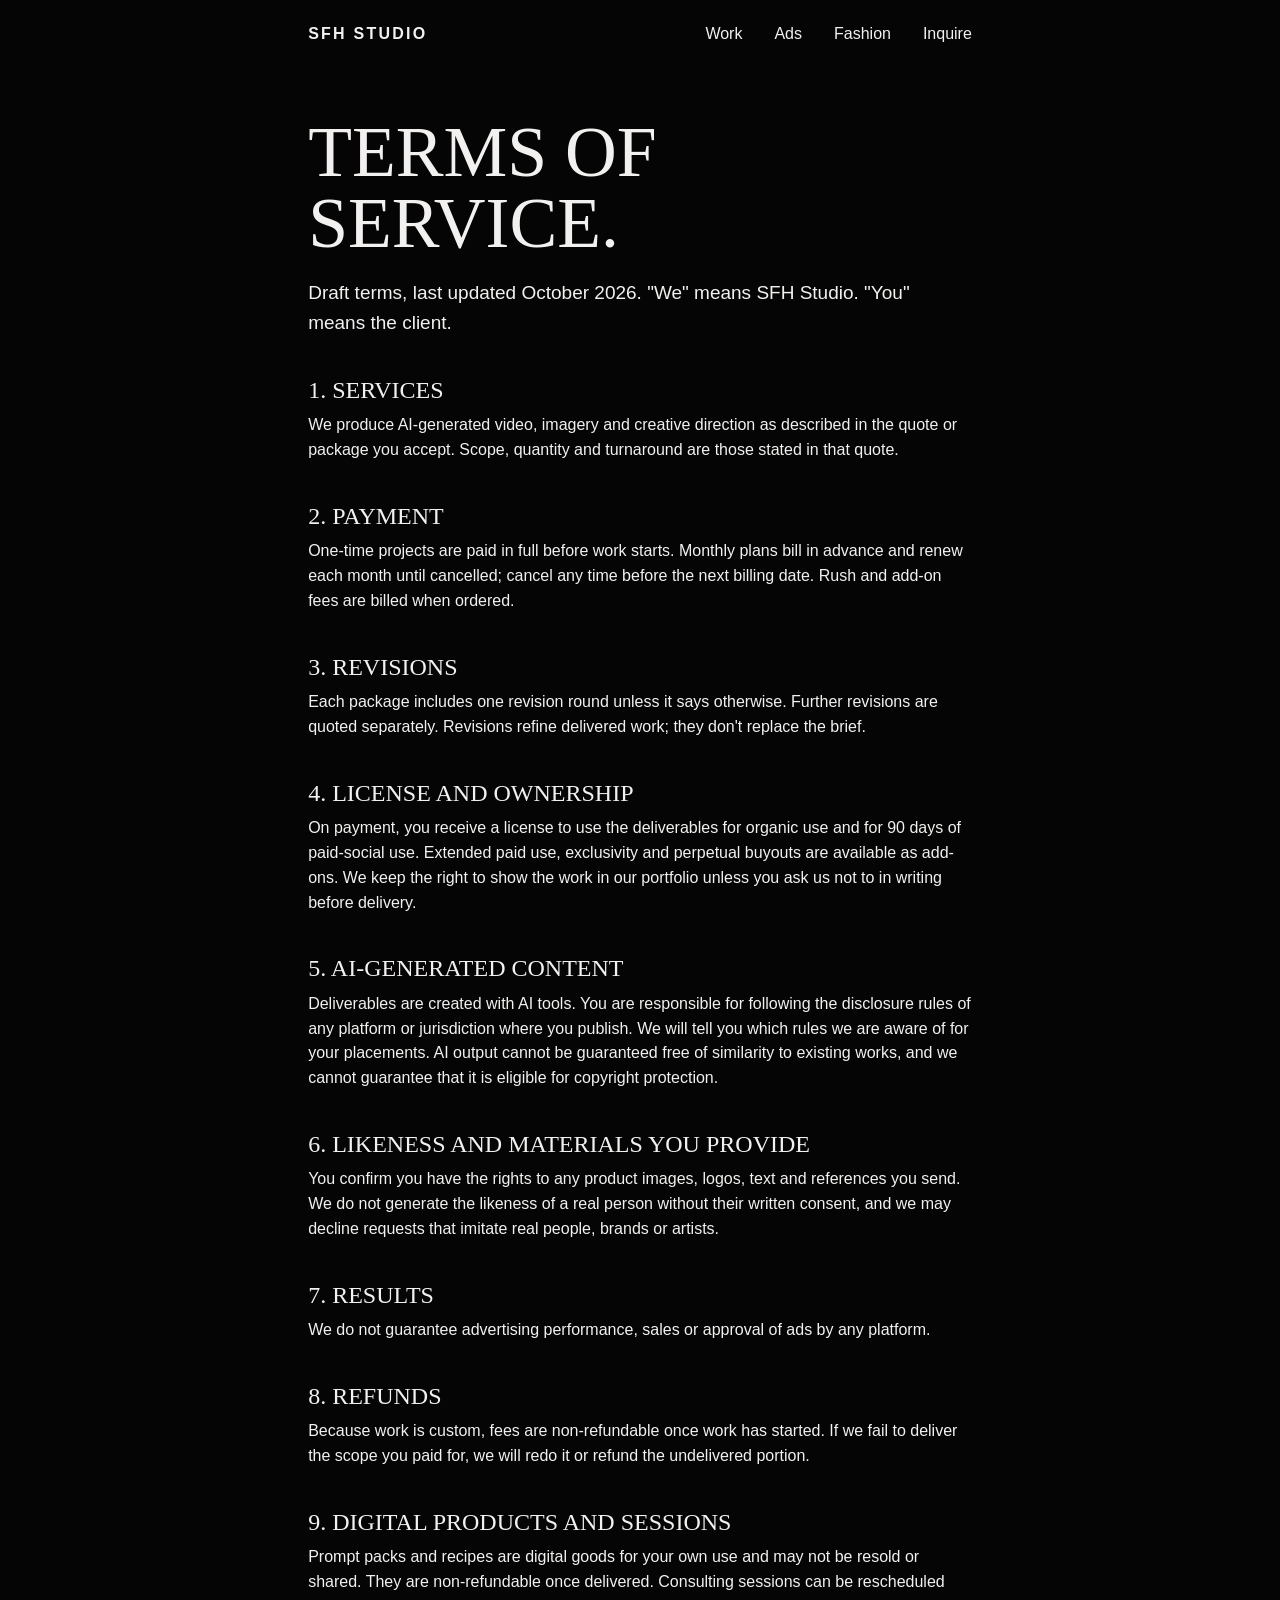
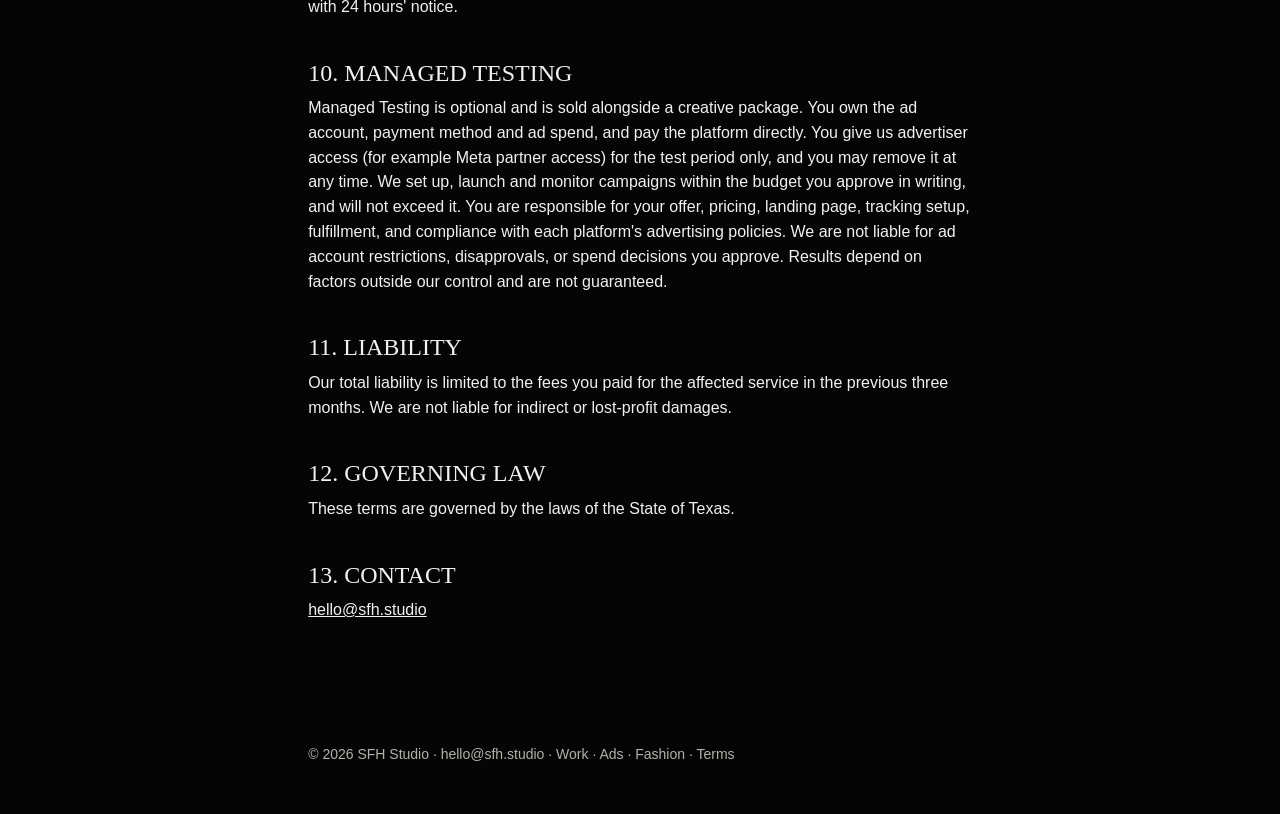
<file: terms.html>
<!doctype html>
<html lang="en">
<head>
<meta charset="utf-8">
<meta name="viewport" content="width=device-width, initial-scale=1">
<title>Terms · SFH Studio</title>
<meta name="description" content="Terms of service for SFH Studio.">
<link rel="icon" href="favicon.svg" type="image/svg+xml">
<link rel="stylesheet" href="style.css">
<script>document.documentElement.classList.add("js")</script>
</head>
<body>
<div class="wrap legal">
<nav class="subnav"><a class="logo" href="index.html">SFH Studio</a>
<div><a href="index.html#work">Work</a><a href="ads.html">Ads</a><a href="fashion.html">Fashion</a><a href="index.html#start">Inquire</a></div></nav>
<header>
<h1 class="page-title">Terms of service.</h1>
<p class="lede">Draft terms, last updated October 2026. "We" means SFH Studio. "You" means the client.</p>
</header>
<main>
<h2>1. Services</h2><p>We produce AI-generated video, imagery and creative direction as described in the quote or package you accept. Scope, quantity and turnaround are those stated in that quote.</p>
<h2>2. Payment</h2><p>One-time projects are paid in full before work starts. Monthly plans bill in advance and renew each month until cancelled; cancel any time before the next billing date. Rush and add-on fees are billed when ordered.</p>
<h2>3. Revisions</h2><p>Each package includes one revision round unless it says otherwise. Further revisions are quoted separately. Revisions refine delivered work; they don't replace the brief.</p>
<h2>4. License and ownership</h2><p>On payment, you receive a license to use the deliverables for organic use and for 90 days of paid-social use. Extended paid use, exclusivity and perpetual buyouts are available as add-ons. We keep the right to show the work in our portfolio unless you ask us not to in writing before delivery.</p>
<h2>5. AI-generated content</h2><p>Deliverables are created with AI tools. You are responsible for following the disclosure rules of any platform or jurisdiction where you publish. We will tell you which rules we are aware of for your placements. AI output cannot be guaranteed free of similarity to existing works, and we cannot guarantee that it is eligible for copyright protection.</p>
<h2>6. Likeness and materials you provide</h2><p>You confirm you have the rights to any product images, logos, text and references you send. We do not generate the likeness of a real person without their written consent, and we may decline requests that imitate real people, brands or artists.</p>
<h2>7. Results</h2><p>We do not guarantee advertising performance, sales or approval of ads by any platform.</p>
<h2>8. Refunds</h2><p>Because work is custom, fees are non-refundable once work has started. If we fail to deliver the scope you paid for, we will redo it or refund the undelivered portion.</p>
<h2>9. Digital products and sessions</h2><p>Prompt packs and recipes are digital goods for your own use and may not be resold or shared. They are non-refundable once delivered. Consulting sessions can be rescheduled with 24 hours' notice.</p>
<h2>10. Managed testing</h2><p>Managed Testing is optional and is sold alongside a creative package. You own the ad account, payment method and ad spend, and pay the platform directly. You give us advertiser access (for example Meta partner access) for the test period only, and you may remove it at any time. We set up, launch and monitor campaigns within the budget you approve in writing, and will not exceed it. You are responsible for your offer, pricing, landing page, tracking setup, fulfillment, and compliance with each platform's advertising policies. We are not liable for ad account restrictions, disapprovals, or spend decisions you approve. Results depend on factors outside our control and are not guaranteed.</p>
<h2>11. Liability</h2><p>Our total liability is limited to the fees you paid for the affected service in the previous three months. We are not liable for indirect or lost-profit damages.</p>
<h2>12. Governing law</h2><p>These terms are governed by the laws of the State of Texas.</p>
<h2>13. Contact</h2><p><a href="mailto:hello@sfh.studio">hello@sfh.studio</a></p>
</main>
<footer>© <span id="yr"></span> SFH Studio · <span id="mail"></span> · <a href="index.html#work">Work</a> · <a href="ads.html">Ads</a> · <a href="fashion.html">Fashion</a> · <a href="terms.html">Terms</a></footer>
</div>
<script src="contact.js"></script>
<script>
document.getElementById('yr').textContent = new Date().getFullYear();
document.getElementById('mail').textContent = CONTACT.email;
</script>
<script src="site.js"></script>
</body>
</html>
</file>
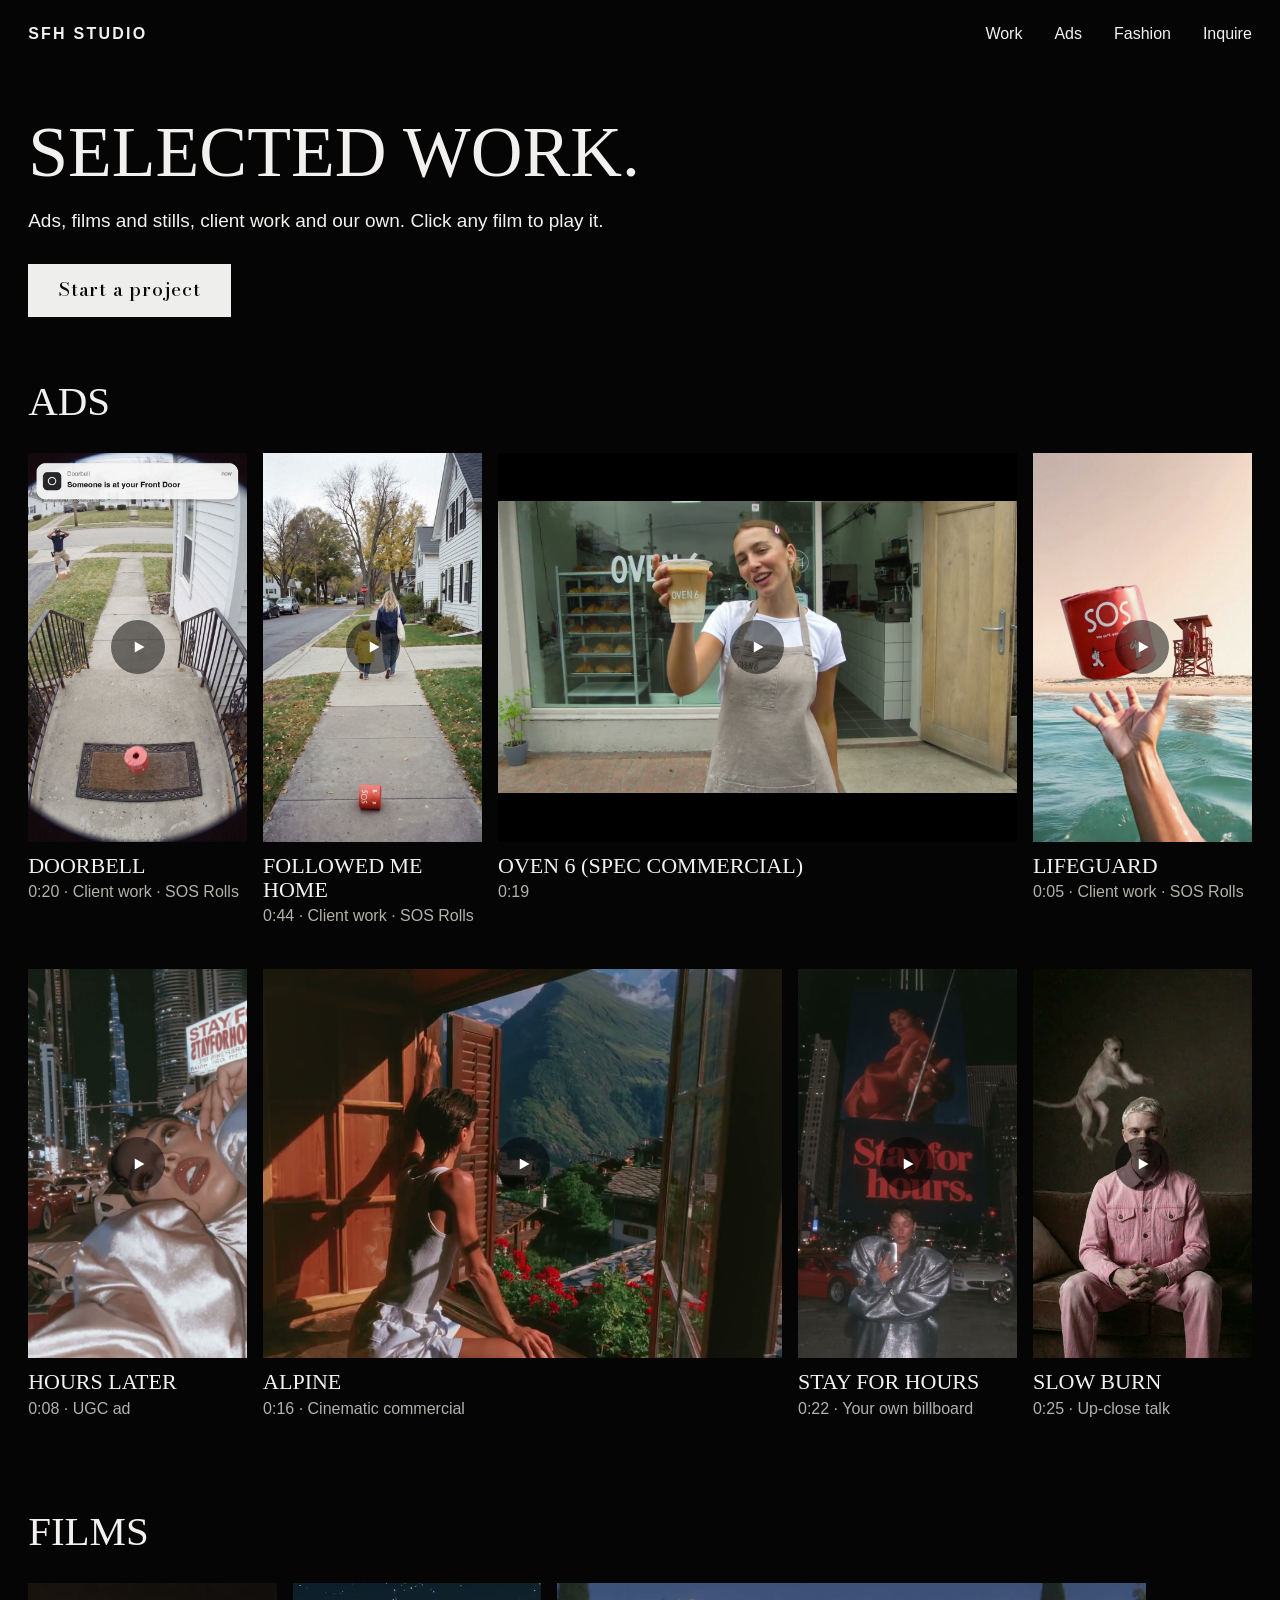
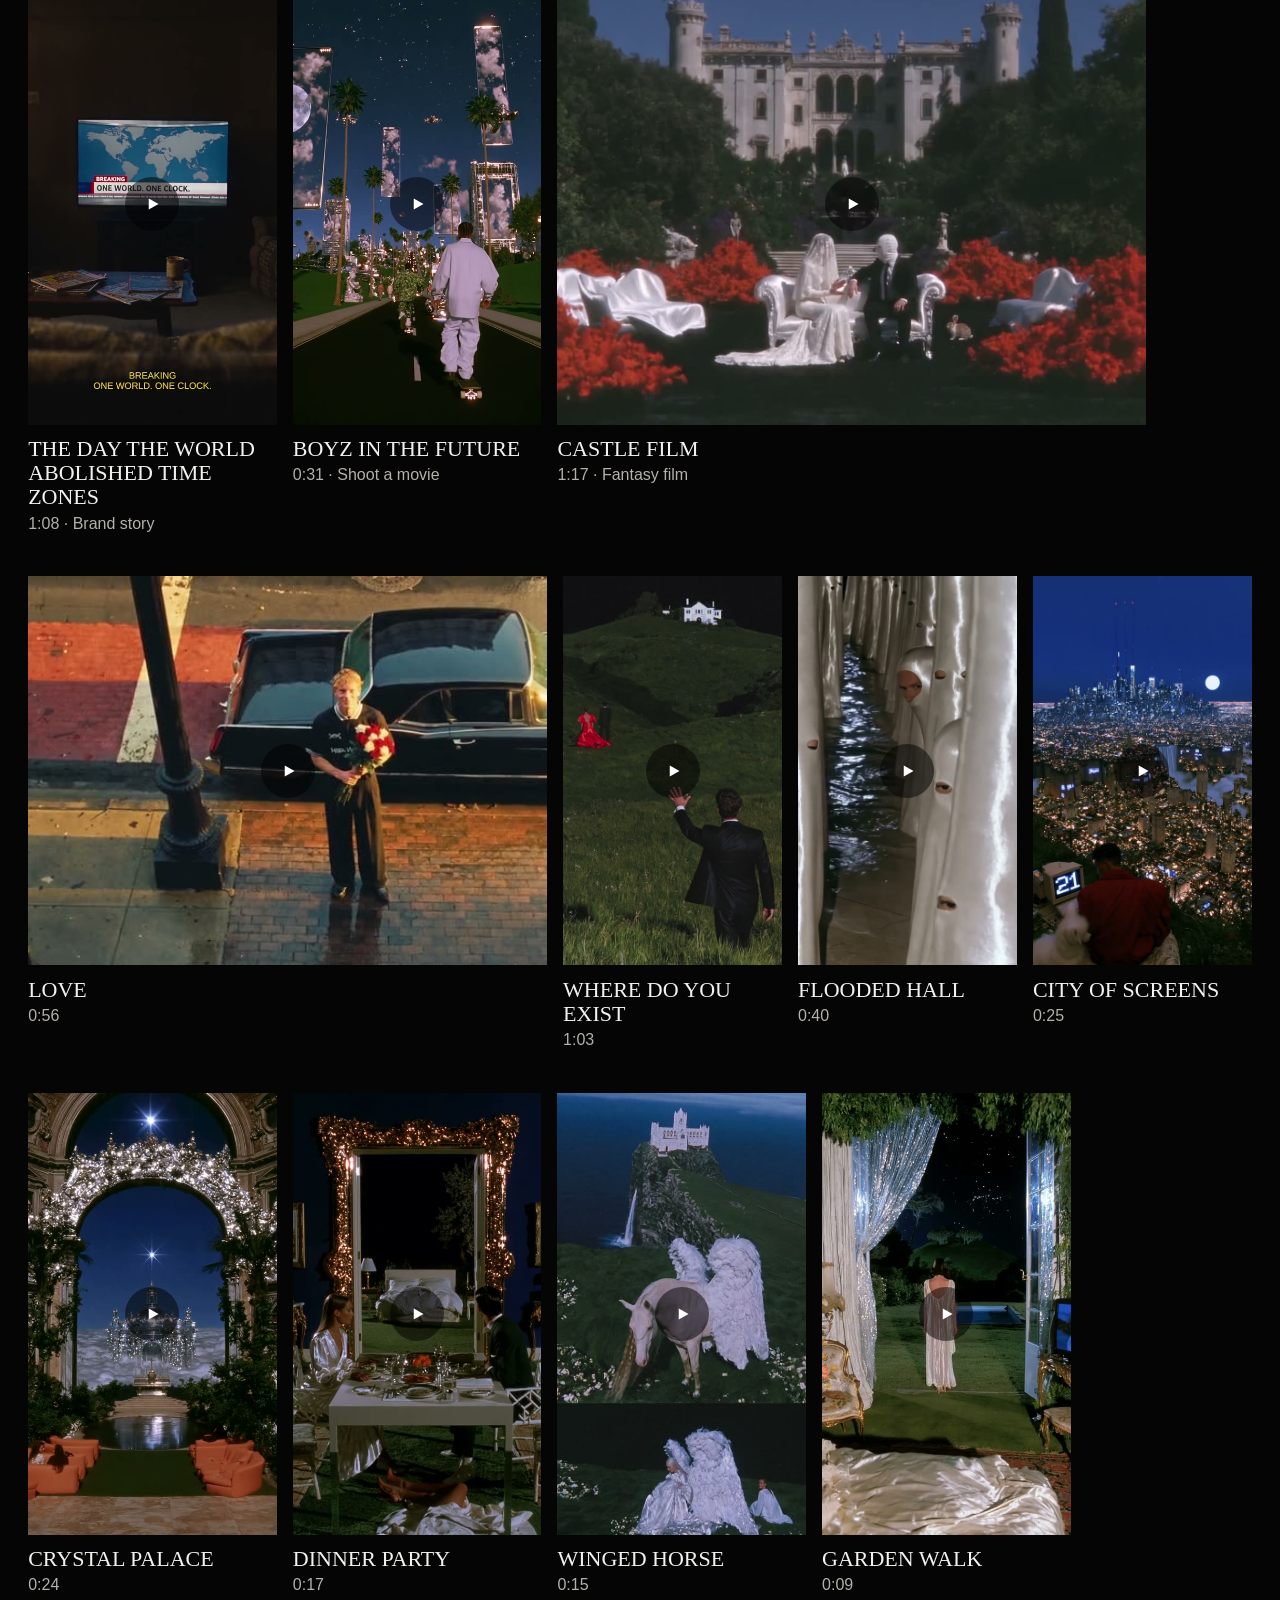
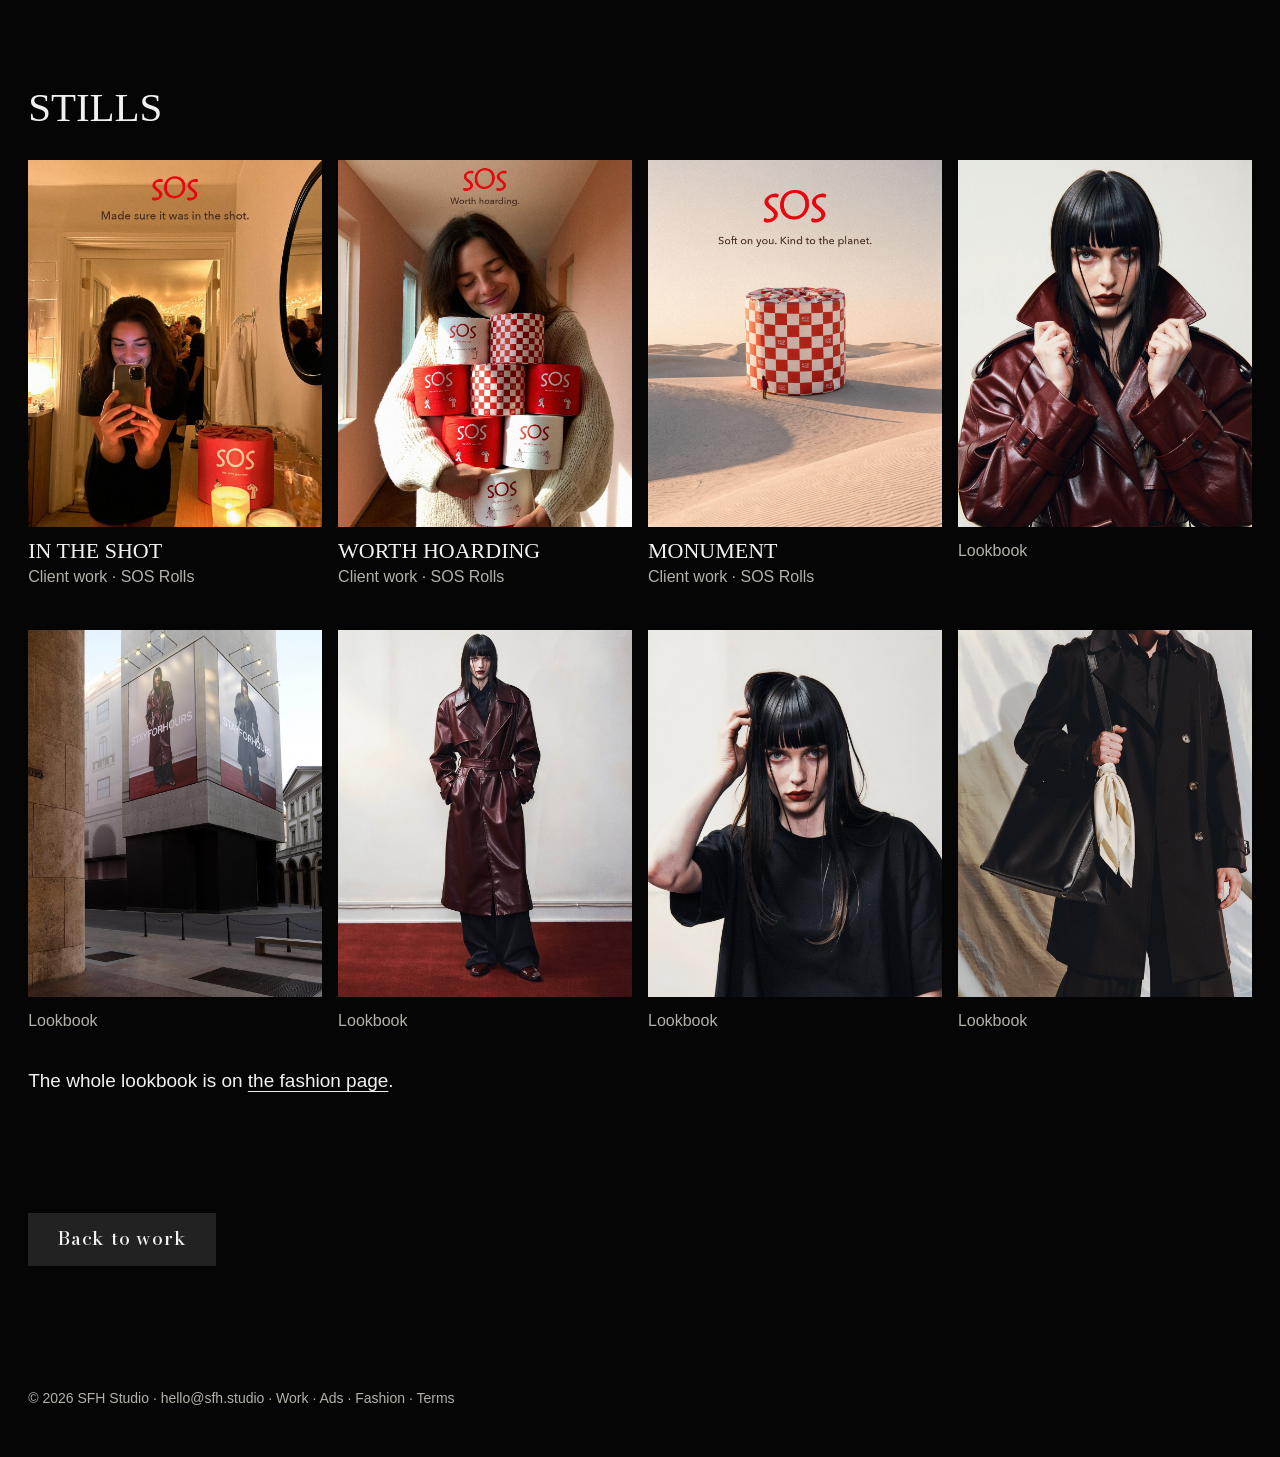
<file: videos.html>
<!doctype html>
<html lang="en">
<head>
<meta charset="utf-8">
<meta name="viewport" content="width=device-width, initial-scale=1">
<title>Selected Work · SFH Studio</title>
<meta name="description" content="Client campaigns and finished films from SFH Studio.">
<link rel="icon" href="favicon.svg" type="image/svg+xml">
<meta property="og:type" content="website"><meta property="og:site_name" content="SFH Studio">
<meta property="og:title" content="Selected Work · SFH Studio"><meta property="og:description" content="Client campaigns and finished films from SFH Studio.">
<meta property="og:url" content="https://sfh.studio/videos.html"><meta property="og:image" content="https://sfh.studio/og.png?v=2">
<meta name="twitter:card" content="summary_large_image">
<link rel="stylesheet" href="style.css">
<script>document.documentElement.classList.add("js")</script>
</head>
<body>
<div class="wrap">
<nav class="subnav"><a class="logo" href="index.html">SFH Studio</a>
<div><a href="index.html#work">Work</a><a href="ads.html">Ads</a><a href="fashion.html">Fashion</a><a href="index.html#start">Inquire</a></div></nav>
<header>
<h1 class="page-title">Selected work.</h1>
<p class="lede">Ads, films and stills, client work and our own. Click any film to play it.</p>
<div class="row"><a class="btn" href="index.html#start">Start a project</a></div>
</header>

<section class="vsec" id="ads">
<h2 class="rv">Ads</h2>
<div class="vrow" id="ad"></div>
</section>

<section class="vsec" id="films">
<h2 class="rv">Films</h2>
<div class="vrow" id="film"></div>
</section>

<section class="vsec" id="stills">
<h2 class="rv">Stills</h2>
<div class="vstills" id="still"></div>
<p class="lede more rv">The whole lookbook is on <a href="fashion.html">the fashion page</a>.</p>
</section>

<section class="vsec">
<div class="row"><a class="btn ghost" href="index.html#work">Back to work</a></div>
</section>
<dialog id="zoom" aria-label="Still, enlarged"><img alt=""><button type="button" aria-label="Close"><svg viewBox="0 0 24 24" aria-hidden="true"><path d="M5 5l14 14M19 5L5 19"/></svg></button></dialog>
<footer>© <span id="yr"></span> SFH Studio · <span id="mail"></span> · <a href="index.html#work">Work</a> · <a href="ads.html">Ads</a> · <a href="fashion.html">Fashion</a> · <a href="terms.html">Terms</a></footer>
</div>
<script src="contact.js"></script>
<script>
document.getElementById('yr').textContent = new Date().getFullYear();
document.getElementById('mail').textContent = CONTACT.email;
document.documentElement.classList.add('js');

const ADS = [
  {src:'clients/sos-rolls/doorbell.mp4', poster:'clients/sos-rolls/doorbell-poster.jpg', title:'Doorbell', ar:'9/16', t:'0:20', note:'Client work · SOS Rolls'},
  {src:'clients/sos-rolls/followed-me-home.mp4', poster:'clients/sos-rolls/followed-me-home-poster.jpg', title:'Followed Me Home', ar:'9/16', t:'0:44', note:'Client work · SOS Rolls'},
  {src:'videos/oven-6.mp4', poster:'videos/oven-6.jpg', title:'Oven 6 (spec commercial)', ar:'4/3', fit:'contain', t:'0:19'},
  {src:'clients/sos-rolls/lifeguard.mp4', poster:'clients/sos-rolls/lifeguard-poster.jpg', title:'Lifeguard', ar:'9/16', t:'0:05', note:'Client work · SOS Rolls'},
  {src:'reels/after-hours.mp4', poster:'reels/after-hours.jpg', title:'Hours Later', ar:'9/16', t:'0:08', note:'UGC ad'},
  {src:'reels/alpine.mp4', poster:'reels/alpine.jpg', title:'Alpine', ar:'4/3', t:'0:16', note:'Cinematic commercial'},
  {src:'reels/billboard.mp4', poster:'reels/billboard.jpg', title:'Stay For Hours', ar:'9/16', t:'0:22', note:'Your own billboard'},
  {src:'reels/reel-v1.mp4', poster:'reels/reel-v1.jpg', title:'Slow Burn', ar:'9/16', t:'0:25', note:'Up-close talk'}
];
// Vertical films sit in pairs so none lands alone on a phone row.
const FILMS = [
  {src:'videos/time-zones.mp4', poster:'videos/time-zones.jpg', title:'The Day the World Abolished Time Zones', ar:'9/16', t:'1:08', note:'Brand story'},
  {src:'videos/boyz.mp4', poster:'videos/boyz.jpg', title:'Boyz in the Future', ar:'9/16', t:'0:31', note:'Shoot a movie'},
  {src:'reels/castle.mp4', poster:'reels/castle.jpg', title:'Castle film', ar:'4/3', t:'1:17', note:'Fantasy film'},
  {src:'videos/love.mp4', poster:'videos/love.jpg', title:'Love', ar:'4/3', t:'0:56'},
  {src:'videos/where-do-you-exist.mp4', poster:'videos/where-do-you-exist.jpg', title:'Where Do You Exist', ar:'9/16', t:'1:03'},
  {src:'videos/flooded-hall.mp4', poster:'videos/flooded-hall.jpg', title:'Flooded Hall', ar:'9/16', t:'0:40'},
  {src:'videos/city-of-screens.mp4', poster:'videos/city-of-screens.jpg', title:'City of Screens', ar:'9/16', t:'0:25'},
  {src:'videos/crystal-palace.mp4', poster:'videos/crystal-palace.jpg', title:'Crystal Palace', ar:'9/16', t:'0:24'},
  {src:'videos/dinner-party.mp4', poster:'videos/dinner-party.jpg', title:'Dinner Party', ar:'9/16', t:'0:17'},
  {src:'videos/winged-horse.mp4', poster:'videos/winged-horse.jpg', title:'Winged Horse', ar:'9/16', t:'0:15'},
  {src:'videos/garden-walk.mp4', poster:'videos/garden-walk.jpg', title:'Garden Walk', ar:'9/16', t:'0:09'}
];
const esc = s => String(s).replace(/[&<>"]/g, c => ({'&':'&amp;','<':'&lt;','>':'&gt;','"':'&quot;'}[c]));
const card = (f, i) => `<figure class="vcard rv" style="--d:${(i%4)*70}ms;--ar:${f.ar.split('/').reduce((w, h) => w / h)}"><button type="button" class="vplay" aria-label="Play ${esc(f.title)}"><video src="${esc(f.src)}" poster="${esc(f.poster)}" loop playsinline preload="none" style="aspect-ratio:${f.ar}${f.fit ? ';object-fit:' + f.fit : ''}"></video></button><figcaption><b>${esc(f.title)}</b><span>${f.t}${f.note?' · '+esc(f.note):''}</span></figcaption></figure>`;
document.getElementById('ad').innerHTML = ADS.map(card).join('');
document.getElementById('film').innerHTML = FILMS.map(card).join('');

// Client stills first, then the lookbook. Tap any still to see it large.
const STILLS = [
  {src:'clients/sos-rolls/in-the-shot.jpg', title:'In the Shot', note:'Client work · SOS Rolls', alt:'A woman taking a mirror photo at a party with an SOS roll in the foreground'},
  {src:'clients/sos-rolls/worth-hoarding.jpg', title:'Worth Hoarding', note:'Client work · SOS Rolls', alt:'A woman hugging an armful of SOS rolls in a hallway'},
  {src:'clients/sos-rolls/monument.jpg', title:'Monument', note:'Client work · SOS Rolls', alt:'A building-sized checkered SOS roll standing in sand dunes'},
  {src:'lookbook/look-03.jpg', note:'Lookbook', alt:'Lookbook still, close portrait in an oxblood leather trench'},
  {src:'lookbook/look-09.jpg', note:'Lookbook', alt:'Lookbook campaign shown as a billboard on a city building'},
  {src:'lookbook/look-01.jpg', note:'Lookbook', alt:'Lookbook still, oxblood leather trench on a red carpet'},
  {src:'lookbook/look-08.jpg', note:'Lookbook', alt:'Lookbook still, close portrait in a black tee'},
  {src:'lookbook/look-13.jpg', note:'Lookbook', alt:'Lookbook still, close crop of a black coat with a leather tote and silk scarf'}
];
document.getElementById('still').innerHTML = STILLS.map((p, i) => `<figure class="vcard rv" style="--d:${(i%4)*70}ms"><button type="button" class="szoom" aria-label="View larger: ${esc(p.alt)}"><img src="${esc(p.src)}" loading="lazy" alt="${esc(p.alt)}"></button><figcaption>${p.title ? `<b>${esc(p.title)}</b>` : ''}<span>${esc(p.note)}</span></figcaption></figure>`).join('');
const zoom = document.getElementById('zoom'), zimg = zoom.querySelector('img');
document.getElementById('still').addEventListener('click', e => {
  const b = e.target.closest('.szoom'); if (!b) return;
  const im = b.querySelector('img'); zimg.src = im.src; zimg.alt = im.alt; zoom.showModal();
});
zoom.addEventListener('click', () => zoom.close());

// Cloudflare static assets ignore Range requests, so load each file as a blob on first play to make scrubbing work.
async function load(v) {
  if (v.dataset.blob) return; v.dataset.blob = '1';
  try { const blob = await (await fetch(v.getAttribute('src'))).blob(); const t = v.currentTime, playing = !v.paused; v.src = URL.createObjectURL(blob); if (t) v.currentTime = t; if (playing) v.play().catch(() => {}); } catch (_) {}
}
document.addEventListener('click', e => {
  const b = e.target.closest('.vplay'); if (!b) return;
  const v = b.querySelector('video');
  document.querySelectorAll('.vplay.on video').forEach(o => { if (o !== v) { o.pause(); o.parentElement.classList.remove('on'); o.controls = false; } });
  if (b.classList.contains('on')) return;
  b.classList.add('on'); v.controls = true; load(v); v.play().catch(() => {});
});

const rio = new IntersectionObserver(es => es.forEach(e => { if (e.isIntersecting) { e.target.classList.add('in'); rio.unobserve(e.target); } }), {rootMargin:'0px 0px -6% 0px'});
document.querySelectorAll('.rv').forEach(el => rio.observe(el));
</script>
</body>
</html>
</file>
<file: style.css>
@font-face{font-family:'Bodoni Moda';font-weight:500;font-display:swap;src:url(fonts/bodoni-moda-500.woff2) format('woff2');unicode-range:U+0000-00FF,U+0131,U+0152-0153,U+02BB-02BC,U+02C6,U+02DA,U+02DC,U+2000-206F,U+20AC,U+2122}
@font-face{font-family:'Cormorant';font-weight:600;font-display:swap;src:url(fonts/cormorant-600.woff2) format('woff2');unicode-range:U+0000-00FF,U+0131,U+0152-0153,U+02BB-02BC,U+02C6,U+02DA,U+02DC,U+2000-206F,U+20AC,U+2122}
:root{
  --bg:#050505;--field:#161616;--field2:#222;--ink:#f2f1ef;--mut:#b4b1ab;
  --red:#e5322b;--acc:#d72d26;--bone:#eeeeec;
  --m:clamp(16px,2.2vw,32px);
  --fg:var(--ink);--card:var(--field);--line:#2a2a2a;
  --display:Georgia,'Times New Roman',serif;
  --mark:Cormorant,Georgia,serif;
  --text:'Helvetica Neue',Helvetica,Arial,sans-serif;
  --ease:cubic-bezier(.2,.7,.2,1);
  --sec:clamp(72px,7vw,96px);--blk:40px;
}
*{box-sizing:border-box}
html{scroll-behavior:smooth}
body{margin:0;background:var(--bg);color:var(--ink);font:400 16px/1.55 var(--text);-webkit-font-smoothing:antialiased}
h1,h2,h3{font-family:var(--display);font-weight:400;margin:0}
a{color:inherit}
:focus-visible{outline:3px solid var(--red);outline-offset:3px}
::selection{background:var(--red);color:#fff}

.wrap{max-width:1280px;margin:0 auto;padding:0 var(--m)}

/* nav */
nav,.subnav{display:flex;justify-content:space-between;align-items:center;padding:22px 0;gap:12px}
nav a,.subnav a{color:var(--ink);text-decoration:none;margin-left:32px;font-size:16px;font-weight:500;transition:color .2s}
nav a:hover,.subnav a:hover{color:var(--red)}
.logo,.subnav .logo{font-weight:500;font-size:16px;letter-spacing:.2em;text-transform:uppercase;margin:0!important}
nav a.logo:hover{color:var(--ink)}

/* type */
h2{font-size:clamp(32px,5.2vw,80px);line-height:.98;letter-spacing:0}
h1.page-title{font-size:clamp(32px,5.6vw,80px);line-height:1;letter-spacing:0;margin:48px 0 18px;max-width:16em}
.lede{color:var(--ink);max-width:34em;font-size:19px;margin:18px 0 0}
.fine{font-size:16px;color:var(--mut);margin-top:18px;max-width:46em}

/* controls: one flat square button, ghost is a tone step */
.btn{display:inline-block;background:var(--bone);color:#0a0a0a;padding:15px 30px;border-radius:0;text-decoration:none;font:500 19px/1.2 'Bodoni Moda',Didot,Georgia,serif;letter-spacing:.04em;border:0;cursor:pointer;transition:background .4s ease,color .4s ease}
.btn:hover{background:var(--acc);color:#fff}
.btn:active{opacity:.85}
.btn.ghost{background:var(--field2);color:var(--ink)}
.btn.ghost:hover{background:#333;color:#fff}
footer .btn{background:#0a0a0a;color:#fff}
footer .btn:hover{background:var(--acc)}
.row{display:flex;gap:12px;flex-wrap:wrap;margin-top:28px}

/* sections */
section{padding:var(--sec) 0 0}
/* sub-pages: the first block follows its page title closely */
.wrap>header+section{padding-top:clamp(48px,5vw,64px)}
form{display:grid;gap:12px}
h2+form,.lede+form,h2+.calc,h2+details{margin-top:32px}
input[type=range]{accent-color:var(--acc)}
input,select,textarea{width:100%;padding:15px 16px;background:var(--field);color:var(--ink);border:1px solid #333;border-radius:0;font:inherit;font-size:16px;transition:background .2s}
input:focus,select:focus,textarea:focus{background:var(--field2);outline:none;border-color:var(--red)}
input::placeholder,textarea::placeholder{color:#9b978f}
details{background:var(--field);padding:18px 20px;margin-bottom:8px}
summary{cursor:pointer;font-weight:500}
details p{margin:10px 0 0;color:var(--ink)}

/* cards (ads page): tone steps, no borders */
.grid{display:grid;gap:12px;grid-template-columns:repeat(auto-fit,minmax(250px,1fr));margin-top:32px}
.card{background:var(--field);padding:28px;display:flex;flex-direction:column;transition:background .2s}
.card:hover{background:var(--field2)}
.card.feat{background:var(--field2)}
.tag{font-size:14px;color:var(--mut)}
.pill{display:inline-block;font-size:14px;background:var(--field2);padding:3px 10px;color:var(--ink);margin-bottom:10px}
.price{font-size:56px;font-weight:400;margin:6px 0 2px;font-family:var(--display)}
.price small{font-size:15px;color:var(--mut);font-weight:400;font-family:var(--text)}
.card ul{padding-left:18px;color:var(--ink);margin:14px 0 22px;flex:1}
.card .btn{text-align:center}
.steps{display:grid;gap:12px;grid-template-columns:repeat(auto-fit,minmax(220px,1fr));margin-top:32px}
.steps div{background:var(--field);padding:24px}
.steps p{margin:6px 0 0}
.soon{background:var(--field);padding:56px 24px;text-align:center;margin-top:36px}
.soon b{display:block;font-family:var(--display);font-weight:400;font-size:clamp(34px,5vw,56px);color:var(--red);margin-bottom:6px}
.soon p{margin:0 auto;max-width:34em}

/* hero: the name is the monument */
.hero{position:relative;height:100svh;min-height:600px;display:flex;flex-direction:column;overflow:hidden;background:#000;padding:0 var(--m)}
.hero .bg{position:absolute;inset:0;width:100%;height:100%;object-fit:cover}
.hero .shade{position:absolute;inset:0;background:rgba(0,0,0,.55)}
.hero nav,.hero .cta,.hero h1{position:relative}
.what{font-family:var(--text);font-size:16px;line-height:1.5;max-width:24em;margin:0;font-weight:400;color:rgba(255,255,255,.78);text-align:right}
.hero h1{font-family:var(--mark);font-weight:600;font-size:12.4vw;line-height:.8;letter-spacing:0;text-transform:uppercase;color:var(--red);white-space:nowrap;margin:0;padding-bottom:.16em;order:2}
.cta{order:1;margin-top:auto;display:flex;flex-direction:column;align-items:flex-end;gap:18px;padding-bottom:clamp(16px,2.4vw,32px)}
.acts{display:flex;align-items:center;gap:20px 32px;flex-wrap:wrap}
.stay{position:absolute;right:var(--m);top:84px;font-size:14px;margin:0;color:var(--ink);font-variant-numeric:tabular-nums;z-index:2}

/* hero actions: two quiet text links, no boxes; the padding is tap area only */
.hero .btn.ghost{background:none;border:0;border-radius:0;padding:12px 0;color:#fff;font:400 18px/1 var(--text);letter-spacing:.03em;opacity:.88;transition:opacity .3s}
.hero .btn.ghost:hover{background:none;opacity:1;text-decoration:underline;text-decoration-thickness:1px;text-underline-offset:7px}

/* work: a slider that opens on hover */
.work h2{margin-bottom:0}
.more{margin-top:32px;max-width:40em}
.more a{text-decoration-thickness:1px;text-underline-offset:4px}
.reel-wrap{margin-top:var(--blk);--h:clamp(380px,58vh,560px)}
.panels{display:flex;gap:8px;height:var(--h)}
.panel{position:relative;margin:0;flex:1 1 0;min-width:0;overflow:hidden;background:#000;cursor:pointer;transition:flex-basis .55s var(--ease),flex-grow .55s var(--ease)}
.panel.active{flex:0 0 min(calc(var(--h)*var(--ar)),72%)}
.panel video{position:absolute;inset:0;width:100%;height:100%;object-fit:cover;transition:filter .4s}
.panel:not(.active) video{filter:brightness(.5)}
.panel:not(.active):hover video{filter:brightness(.8)}
.now{display:flex;align-items:center;gap:8px 20px;flex-wrap:wrap;margin-top:16px}
.now b{font:400 24px/1 var(--display);text-transform:uppercase}
.now span{color:var(--mut);font-size:16px}
.now .btn{margin-left:auto;padding:11px 18px;font-size:17px}

/* offer rows */
.offers{display:grid;gap:12px;margin-top:var(--blk)}
.offer-row{display:grid;grid-template-columns:5fr 4fr 3fr;gap:12px var(--m);align-items:center;background:var(--field);padding:clamp(18px,2vw,28px);text-decoration:none;transition:background .25s}
.offer-row:hover{background:var(--field2)}
.offer-row h3{font-size:clamp(44px,7vw,104px);line-height:.9}
.offer-row p{margin:0;max-width:26em}
.offer-row img{width:100%;height:180px;object-fit:cover;display:block;transition:transform .5s var(--ease)}
.offer-row:hover img{transform:scale(1.03)}
.offer-row:nth-child(2){grid-template-columns:3fr 4fr 5fr}
.offer-row:nth-child(2) img{grid-column:1;grid-row:1}
.offer-row:nth-child(2) p{grid-column:2;grid-row:1}
.offer-row:nth-child(2) h3{grid-column:3;grid-row:1}

/* stills strip */
.strip{display:grid;grid-template-columns:repeat(4,1fr);gap:32px;margin-top:var(--blk);align-items:start}
.strip img{width:100%;height:auto;display:block;aspect-ratio:4/5;object-fit:cover}
.strip img:nth-child(even){margin-top:56px}

[hidden]{display:none!important}

/* how + faq */
.how-grid{display:grid;grid-template-columns:5fr 6fr;gap:var(--m) 8%;align-items:start}
.how-grid.wide{grid-template-columns:7fr 5fr}
.steps2{list-style:none;margin:0;padding:0;display:grid;gap:36px}
.steps2 li{padding:0 0 8px;display:flex;flex-direction:column;gap:4px}
.steps2 b{font:400 24px/1 var(--display);text-transform:uppercase}

/* marquee: the one loud move */
.marquee{overflow:hidden;background:var(--field);padding:clamp(20px,3vw,40px) 0}
.marquee div{display:flex;width:max-content;animation:slide 38s linear infinite}
.marquee .mq{display:flex;gap:.32em;padding-right:.32em;font:400 clamp(72px,12vw,180px)/.9 var(--display);text-transform:uppercase;white-space:nowrap}
.mq .w{position:relative}
.mq b{display:block;font-weight:inherit}
/* a small red STAY lights up on one word at a time, top-right, fading slowly */
.mq i{position:absolute;top:-.12em;right:-.55em;font:600 .3em/1 Cormorant,Georgia,serif;font-style:normal;text-transform:uppercase;letter-spacing:.06em;white-space:nowrap;color:var(--red);opacity:0;transition:opacity 1.2s ease;pointer-events:none}
.mq i.on{opacity:1}
.marquee:hover div{animation-play-state:paused}
@keyframes slide{to{transform:translateX(-50%)}}

/* start: the closing ask stands apart from the sections above it */
#start{padding-top:clamp(88px,10vw,144px)}
.start{display:grid;grid-template-columns:7fr 6fr;gap:32px 8%;align-items:start}
.chips{border:0;margin:4px 0;padding:0;min-width:0;display:flex;flex-wrap:wrap;gap:8px}
.chips legend{padding:0;margin-bottom:10px;color:var(--mut)}
.chips label{position:relative;cursor:pointer}
.chips input{position:absolute;inset:0;width:100%;height:100%;margin:0;padding:0;opacity:0;cursor:pointer}
.chips span{display:block;padding:11px 16px;background:var(--field);border:1px solid #333;line-height:1.35;transition:background .2s,color .2s,border-color .2s}
.chips label:hover span{background:var(--field2)}
.chips input:checked+span{background:var(--bone);border-color:var(--bone);color:#0a0a0a}
.chips input:focus-visible+span{outline:3px solid var(--red);outline-offset:3px}
.start form{margin-top:0}

/* footer: inverse field, name cropped by the bottom edge */
footer{margin-top:var(--sec);background:var(--bone);color:#0a0a0a;overflow:hidden;position:relative;padding:clamp(48px,7vw,96px) var(--m) 0}
footer a{text-decoration:none}
footer a:hover{color:var(--acc)}
.f-top{display:grid;grid-template-columns:7fr 3fr;gap:32px var(--m);align-items:start}
.f-top h2{max-width:13em;font-size:clamp(30px,5.2vw,80px)}
.f-top .btn{margin-top:28px}
.f-links{display:flex;flex-direction:column;gap:6px;font-size:16px;font-weight:400;letter-spacing:.04em}
.f-legal{display:flex;justify-content:space-between;gap:16px;flex-wrap:wrap;font-size:14px;margin-top:clamp(40px,5vw,72px);color:#2b2b2b}
.f-name{display:block;font:600 21vw/.8 var(--mark);text-transform:uppercase;color:var(--red);white-space:nowrap;margin:max(.1em,24px) 0 0;letter-spacing:-.005em;padding-bottom:.06em}
.sub-foot{padding:48px 0;color:var(--mut);font-size:14px}
.sub-foot a{color:inherit}

/* sub-page footer (plain) */
body>.wrap>footer{background:none;color:var(--mut);font-size:14px;padding:32px 0 48px;overflow:visible;margin-top:var(--sec)}
body>.wrap>footer a{color:inherit}

/* legal text */
.legal{max-width:720px}
.legal h2{font-size:24px;line-height:1.1;margin:40px 0 10px}
.legal p{color:var(--ink);margin:0}

/* gallery + all-videos grid */
.gallery{columns:3 260px;column-gap:12px;margin-top:32px}
.gallery img{width:100%;height:auto;display:block;margin:0 0 12px;break-inside:avoid;background:var(--field)}
.vgrid{display:grid;gap:28px 16px;grid-template-columns:repeat(auto-fill,minmax(240px,1fr));align-items:start;margin-top:8px}
.vgrid figure{margin:0;min-width:0}
.vgrid video{display:block;width:100%;height:auto;background:#000}
.vgrid figcaption{margin-top:12px;font-family:var(--display);font-weight:400;font-size:24px;line-height:1.05}
@media (min-width:560px){.vgrid figure.wide{grid-column:span 2}}

/* poster strip */
.posters{display:grid;grid-template-columns:repeat(3,1fr);gap:24px;margin-top:var(--blk)}
.posters.four{grid-template-columns:repeat(4,1fr)}
.posters img{width:100%;height:auto;aspect-ratio:4/5;object-fit:cover;display:block}
.posters img:nth-child(even){margin-top:40px}

/* film archive */
.vsec h2{font-size:clamp(28px,3.2vw,44px)}
/* wide and vertical films share a row: each tile's width follows its shape, so a row lines up at one height */
.vrow{--rh:340px;display:flex;flex-wrap:wrap;gap:40px 16px;margin-top:32px}
.vrow .vcard{flex:var(--ar) 1 calc(var(--ar) * var(--rh));max-width:calc(var(--ar) * var(--rh) * 1.3)}
.vstills{display:grid;grid-template-columns:repeat(4,1fr);gap:40px 16px;margin-top:32px}
.szoom{display:block;width:100%;padding:0;border:0;background:var(--field);cursor:zoom-in;overflow:hidden}
.szoom img{display:block;width:100%;height:auto;aspect-ratio:4/5;object-fit:cover;transition:transform .5s var(--ease)}
.szoom:hover img{transform:scale(1.03)}
#zoom{padding:0;border:0;background:none;max-width:none;max-height:none;cursor:zoom-out}
#zoom::backdrop{background:rgba(0,0,0,.92)}
#zoom img{display:block;max-width:92vw;max-height:92vh}
#zoom button{position:fixed;top:16px;right:16px;width:48px;height:48px;padding:0;border:0;background:var(--field2);color:var(--ink);cursor:pointer}
#zoom svg{width:20px;height:20px;fill:none;stroke:currentColor;stroke-width:1.75;vertical-align:middle}
.vcard{margin:0;min-width:0}
.vplay{position:relative;display:block;width:100%;padding:0;border:0;background:#000;cursor:pointer;overflow:hidden}
.vplay video{display:block;width:100%;height:auto;object-fit:cover}
.vplay:not(.on)::after{content:"";position:absolute;left:50%;top:50%;width:54px;height:54px;margin:-27px 0 0 -27px;border-radius:50%;background:rgba(0,0,0,.5) url("data:image/svg+xml,%3Csvg xmlns='http://www.w3.org/2000/svg' viewBox='0 0 24 24'%3E%3Cpath fill='%23fff' d='M9 7l9 5-9 5z'/%3E%3C/svg%3E") center/26px no-repeat;transition:background-color .25s,transform .25s var(--ease)}
.vplay:not(.on):hover::after{background-color:var(--acc);transform:scale(1.08)}
.vcard figcaption{display:flex;flex-direction:column;gap:2px;margin-top:12px}
.vcard figcaption b{font:400 22px/1.1 var(--display);text-transform:uppercase}
.vcard figcaption span{color:var(--mut);font-size:16px}

/* entrances: only hidden when script has run, so content never depends on it */
.js .rv{opacity:0;transform:translateY(26px);transition:opacity .7s var(--ease),transform .7s var(--ease);transition-delay:var(--d,0ms)}
.js .rv.in{opacity:1;transform:none}

@media (max-width:900px){
  .offer-row,.offer-row:nth-child(2){grid-template-columns:1fr 120px;grid-template-rows:auto 1fr;align-items:start}
  .offer-row h3,.offer-row:nth-child(2) h3{grid-column:1;grid-row:1}
  .offer-row p,.offer-row:nth-child(2) p{grid-column:1;grid-row:2}
  .offer-row img,.offer-row:nth-child(2) img{grid-column:2;grid-row:1/3;height:150px}
  .strip{grid-template-columns:repeat(2,1fr);gap:20px}
  .plans,.how-grid,.how-grid.wide{grid-template-columns:1fr;row-gap:32px}
  .plan.big{grid-row:auto}
  .panels{--mh:min(62vh,520px);height:auto;gap:10px;align-items:center;overflow-x:auto;scroll-snap-type:x mandatory;overscroll-behavior-x:contain;scrollbar-width:none;margin-inline:calc(-1 * var(--m));padding-inline:var(--m);scroll-padding-inline:var(--m)}
  .panels::-webkit-scrollbar{display:none}
  .panel,.panel.active{flex:0 0 auto;width:min(calc(var(--mh) * var(--ar)), 86vw);aspect-ratio:var(--r);scroll-snap-align:start}
  .posters,.posters.four{grid-template-columns:repeat(4,1fr);gap:8px}
  .posters img:nth-child(even){margin-top:20px}
  .offer-row{align-content:start}
  .panel video,.panel:not(.active) video{filter:none}
  .vcard figcaption b{font-size:18px}
  .vrow{--rh:230px;gap:28px 12px}
  .vstills{grid-template-columns:repeat(2,1fr);gap:28px 12px}
  .start{grid-template-columns:1fr}
  .f-top{grid-template-columns:1fr}
}
@media (max-width:640px){
  /* the words stay where they were; padding around each one makes a thumb-sized tap area */
  nav,.subnav{flex-wrap:wrap;padding:10px 0}
  nav div,.subnav div{display:flex;flex-wrap:wrap;margin-right:-6px}
  nav a,.subnav a{margin-left:0;padding:12px 6px}
  nav .logo,.subnav .logo{padding-inline:0}
  .hero{height:auto;min-height:100svh;padding-bottom:10px}
  .hero h1{font-size:12vw}
  .stay{top:112px;right:auto;left:var(--m)}
  .stay{display:none}
  .hero .cta{align-items:flex-start;margin-top:0;padding:28px 0 0;gap:6px}
  .hero h1{margin-top:auto}
  .acts{position:relative}
  .what{font-size:16px;text-align:left;max-width:22em}
  .f-name{font-size:18vw}
}
@media (prefers-reduced-motion:reduce){
  html{scroll-behavior:auto}
  .marquee div{animation:none}
  .js .rv{opacity:1;transform:none;transition:none}
  .btn,.panel,.panel video,.hero .btn,.szoom img{transition:none}
}

/* stern display: one family, condensed and heavy */
h1,h2,h3,.price,.soon b,.marquee span,.f-name,.vgrid figcaption,.logo,.result .big{font-weight:400;text-transform:uppercase}
.vgrid figcaption{font-weight:500;font-size:24px}
.logo,.subnav .logo{font-stretch:100%;font-weight:600;letter-spacing:.14em}
</file>
